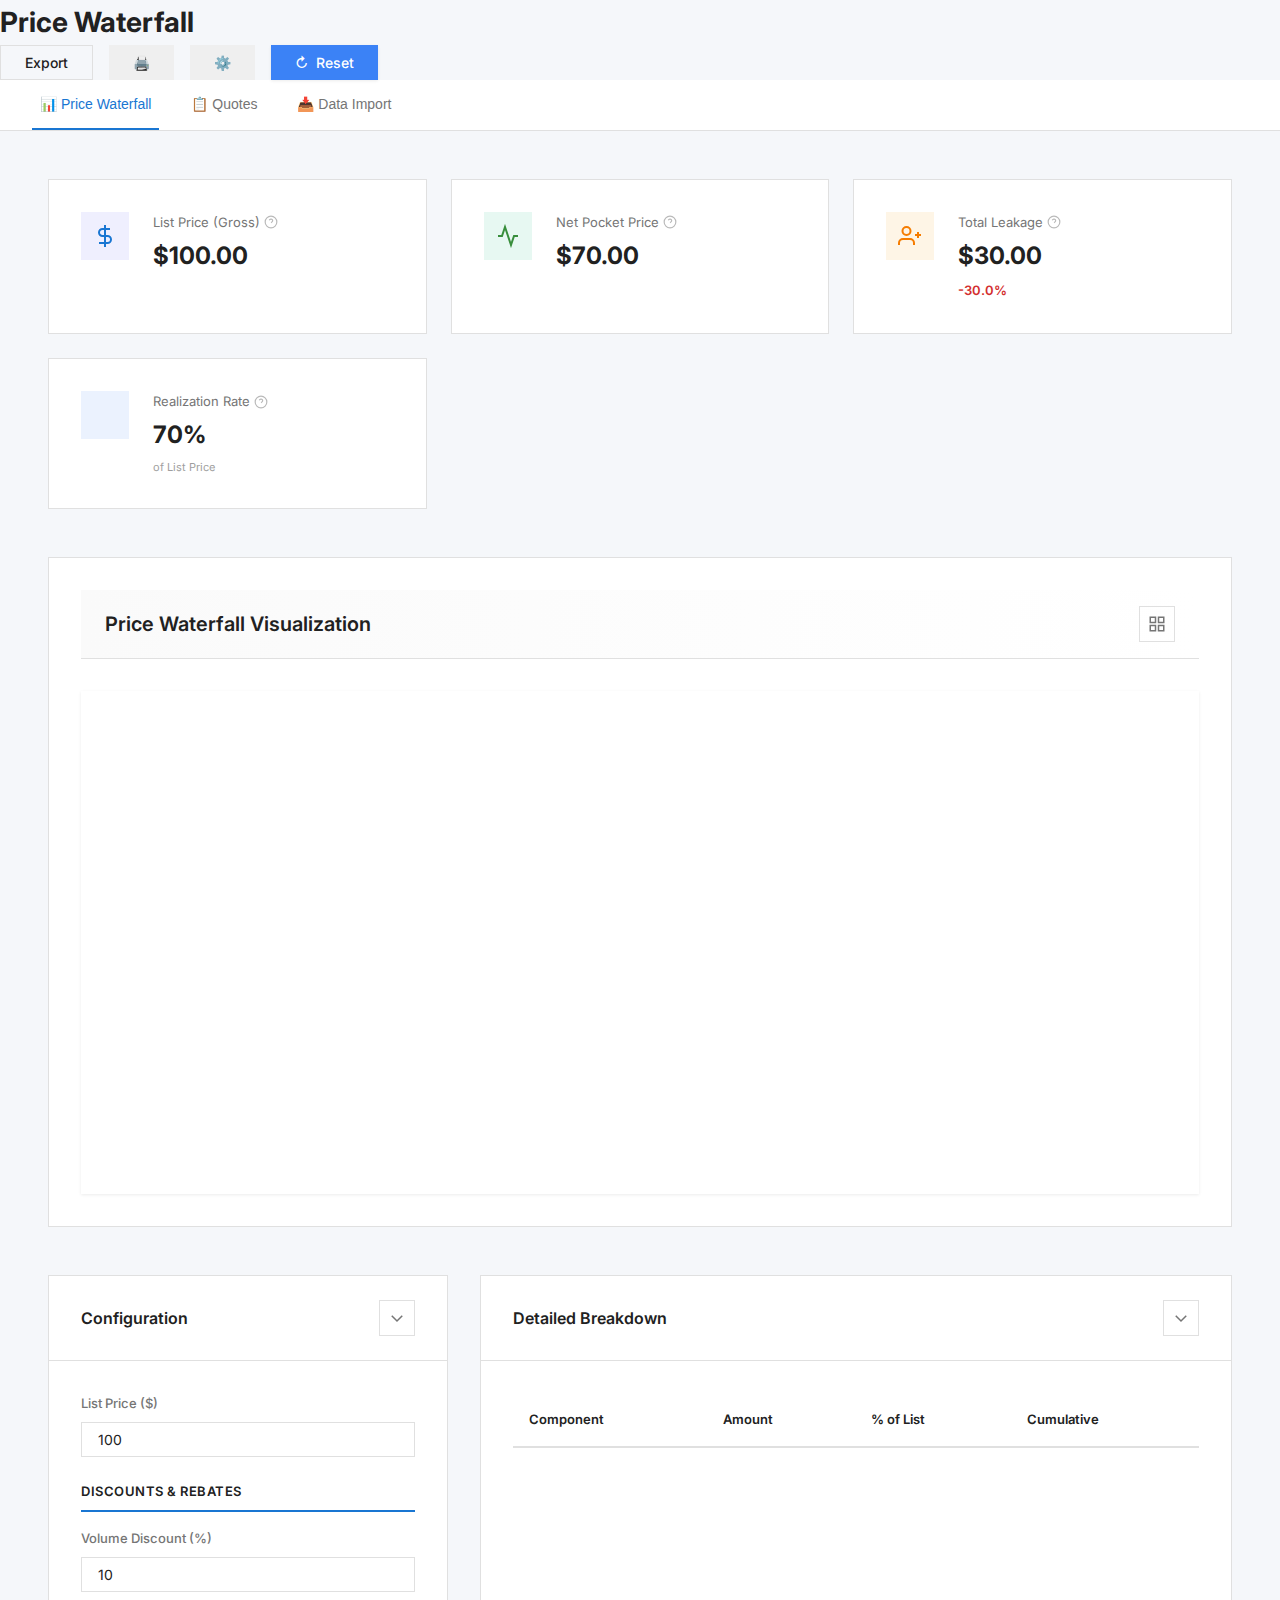
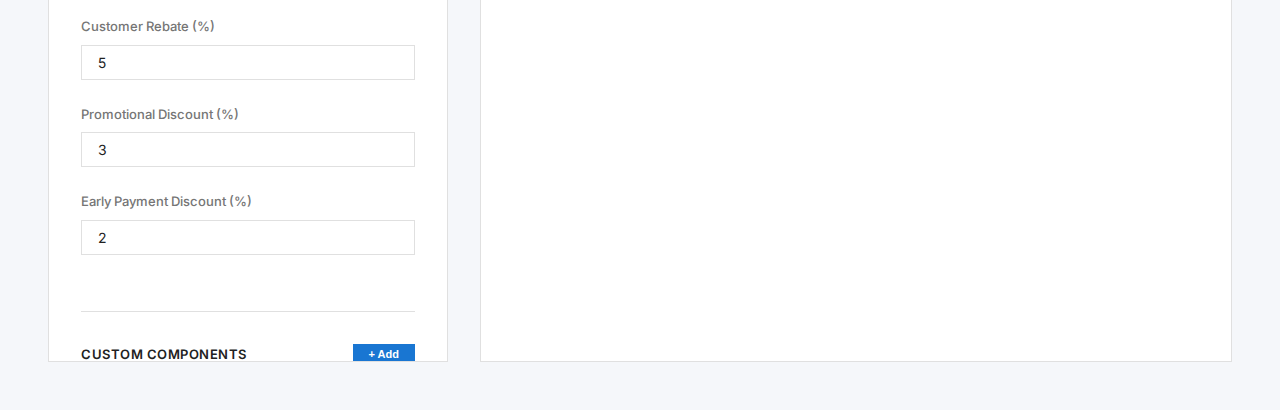
<file: index.html>
<!DOCTYPE html>
<html lang="en">

<head>
    <meta charset="UTF-8">
    <meta name="viewport" content="width=device-width, initial-scale=1.0">
    <title>Price Waterfall - PriceFx</title>
    <link rel="stylesheet" href="styles.css">
    <link rel="stylesheet" href="price-waterfall.css">
    <link rel="preconnect" href="https://fonts.googleapis.com">
    <link rel="preconnect" href="https://fonts.gstatic.com" crossorigin>
    <link href="https://fonts.googleapis.com/css2?family=Inter:wght@400;500;600;700&display=swap" rel="stylesheet">
</head>

<body class="list-page">

    <!-- Main Container -->
    <div class="list-container" style="display: block;">

        <!-- Main Content Area -->
        <main class="quotes-main" style="margin-left: 0; width: 100%;">

            <!-- Header -->
            <header class="quotes-header">
                <h1 class="page-title">Price Waterfall</h1>
                <div class="header-actions">
                    <button class="btn btn-secondary" onclick="exportData()">Export</button>
                    <button class="btn btn-icon" onclick="window.print()" title="Print">🖨️</button>
                    <button class="btn btn-icon" title="Settings">⚙️</button>
                    <button class="btn btn-primary" onclick="resetDefaults()">
                        <span>↻</span> Reset
                    </button>
                </div>
            </header>

            <!-- Horizontal Tab Navigation -->
            <div class="tab-nav">
                <button class="tab-btn active">📊 Price Waterfall</button>
                <button class="tab-btn">📋 Quotes</button>
                <button class="tab-btn">📥 Data Import</button>
            </div>

            <main class="main-container">

                <!-- Key Metrics Cards -->
                <section class="metrics-section">
                    <div class="metric-card metric-primary">
                        <div class="metric-icon">
                            <svg width="24" height="24" viewBox="0 0 24 24" fill="none" stroke="currentColor"
                                stroke-width="2">
                                <line x1="12" y1="1" x2="12" y2="23"></line>
                                <path d="M17 5H9.5a3.5 3.5 0 0 0 0 7h5a3.5 3.5 0 0 1 0 7H6"></path>
                            </svg>
                        </div>
                        <div class="metric-content">
                            <div class="metric-label">
                                List Price (Gross)
                                <span class="help-icon"
                                    data-tooltip="The starting baseline price before any discounts, rebates, or costs are applied. This represents the full gross price.">
                                    <svg width="14" height="14" viewBox="0 0 24 24" fill="none" stroke="currentColor"
                                        stroke-width="2">
                                        <circle cx="12" cy="12" r="10"></circle>
                                        <path d="M9.09 9a3 3 0 0 1 5.83 1c0 2-3 3-3 3"></path>
                                        <line x1="12" y1="17" x2="12.01" y2="17"></line>
                                    </svg>
                                </span>
                            </div>
                            <div class="metric-value" id="metricListPrice">$100.00</div>
                        </div>
                    </div>

                    <div class="metric-card metric-success">
                        <div class="metric-icon">
                            <svg width="24" height="24" viewBox="0 0 24 24" fill="none" stroke="currentColor"
                                stroke-width="2">
                                <polyline points="22 12 18 12 15 21 9 3 6 12 2 12"></polyline>
                            </svg>
                        </div>
                        <div class="metric-content">
                            <div class="metric-label">
                                Net Pocket Price
                                <span class="help-icon"
                                    data-tooltip="The final realized price after all discounts, rebates, costs, and allowances. This is the actual revenue retained by the company.">
                                    <svg width="14" height="14" viewBox="0 0 24 24" fill="none" stroke="currentColor"
                                        stroke-width="2">
                                        <circle cx="12" cy="12" r="10"></circle>
                                        <path d="M9.09 9a3 3 0 0 1 5.83 1c0 2-3 3-3 3"></path>
                                        <line x1="12" y1="17" x2="12.01" y2="17"></line>
                                    </svg>
                                </span>
                            </div>
                            <div class="metric-value" id="metricNetPrice">$70.00</div>
                        </div>
                    </div>

                    <div class="metric-card metric-warning">
                        <div class="metric-icon">
                            <svg width="24" height="24" viewBox="0 0 24 24" fill="none" stroke="currentColor"
                                stroke-width="2">
                                <path d="M16 21v-2a4 4 0 0 0-4-4H5a4 4 0 0 0-4 4v2"></path>
                                <circle cx="8.5" cy="7" r="4"></circle>
                                <line x1="20" y1="8" x2="20" y2="14"></line>
                                <line x1="23" y1="11" x2="17" y2="11"></line>
                            </svg>
                        </div>
                        <div class="metric-content">
                            <div class="metric-label">
                                Total Leakage
                                <span class="help-icon"
                                    data-tooltip="The total amount of revenue lost between List Price and Net Pocket Price due to all discounts, rebates, costs, and allowances combined.">
                                    <svg width="14" height="14" viewBox="0 0 24 24" fill="none" stroke="currentColor"
                                        stroke-width="2">
                                        <circle cx="12" cy="12" r="10"></circle>
                                        <path d="M9.09 9a3 3 0 0 1 5.83 1c0 2-3 3-3 3"></path>
                                        <line x1="12" y1="17" x2="12.01" y2="17"></line>
                                    </svg>
                                </span>
                            </div>
                            <div class="metric-value" id="metricLeakage">$30.00</div>
                            <div class="metric-change negative" id="metricLeakagePercent">-30.0%</div>
                        </div>
                    </div>

                    <div class="metric-card metric-info">
                        <div class="metric-icon">
                            <svg width="24" height="24" viewBox="0 0 24 24" fill="none" stroke="currentColor"
                                stroke-width="2">
                                <circle cx="12" cy="12" r="10"></circle>
                                <polyline points="12 6 12 12 16 14"></polyline>
                            </svg>
                        </div>
                        <div class="metric-content">
                            <div class="metric-label">
                                Realization Rate
                                <span class="help-icon"
                                    data-tooltip="The percentage of the List Price that is actually realized as Net Pocket Price. Higher realization rates indicate better price retention.">
                                    <svg width="14" height="14" viewBox="0 0 24 24" fill="none" stroke="currentColor"
                                        stroke-width="2">
                                        <circle cx="12" cy="12" r="10"></circle>
                                        <path d="M9.09 9a3 3 0 0 1 5.83 1c0 2-3 3-3 3"></path>
                                        <line x1="12" y1="17" x2="12.01" y2="17"></line>
                                    </svg>
                                </span>
                            </div>
                            <div class="metric-value" id="metricRealization">70%</div>
                            <div class="metric-sublabel">of List Price</div>
                        </div>
                    </div>
                </section>

                <!-- Waterfall Chart -->
                <section class="chart-section">
                    <div class="section-header">
                        <h2 class="section-title">Price Waterfall Visualization</h2>
                        <div class="chart-controls">
                            <button class="icon-btn" onclick="toggleChartView()" title="Toggle View">
                                <svg width="18" height="18" viewBox="0 0 24 24" fill="none" stroke="currentColor"
                                    stroke-width="2">
                                    <rect x="3" y="3" width="7" height="7"></rect>
                                    <rect x="14" y="3" width="7" height="7"></rect>
                                    <rect x="14" y="14" width="7" height="7"></rect>
                                    <rect x="3" y="14" width="7" height="7"></rect>
                                </svg>
                            </button>
                        </div>
                    </div>
                    <div class="chart-container">
                        <canvas id="waterfallCanvas" width="1200" height="500"></canvas>
                        <div class="chart-tooltip" id="chartTooltip">
                            <div class="tooltip-title" id="tooltipTitle"></div>
                            <div class="tooltip-value" id="tooltipValue"></div>
                            <div class="tooltip-percent" id="tooltipPercent"></div>
                        </div>
                    </div>
                </section>

                <!-- Configuration Panel & Breakdown Table -->
                <section class="content-grid">

                    <!-- Configuration Panel -->
                    <div class="config-panel">
                        <div class="panel-header">
                            <h3 class="panel-title">Configuration</h3>
                            <button class="icon-btn" onclick="togglePanel('config')">
                                <svg width="18" height="18" viewBox="0 0 24 24" fill="none" stroke="currentColor"
                                    stroke-width="2">
                                    <path d="M19 9l-7 7-7-7" />
                                </svg>
                            </button>
                        </div>
                        <div class="panel-content" id="configContent">

                            <!-- List Price -->
                            <div class="config-group">
                                <label class="config-label">List Price ($)</label>
                                <input type="number" class="config-input" id="inputListPrice" value="100" min="0"
                                    step="1" onchange="recalculate()">
                            </div>

                            <!-- Discounts Section -->
                            <div class="config-section">
                                <div class="section-subtitle">Discounts & Rebates</div>

                                <div class="config-group">
                                    <label class="config-label">Volume Discount (%)</label>
                                    <input type="number" class="config-input" id="inputVolumeDiscount" value="10"
                                        min="0" max="100" step="0.5" onchange="recalculate()">
                                </div>

                                <div class="config-group">
                                    <label class="config-label">Customer Rebate (%)</label>
                                    <input type="number" class="config-input" id="inputCustomerRebate" value="5" min="0"
                                        max="100" step="0.5" onchange="recalculate()">
                                </div>

                                <div class="config-group">
                                    <label class="config-label">Promotional Discount (%)</label>
                                    <input type="number" class="config-input" id="inputPromoDiscount" value="3" min="0"
                                        max="100" step="0.5" onchange="recalculate()">
                                </div>

                                <div class="config-group">
                                    <label class="config-label">Early Payment Discount (%)</label>
                                    <input type="number" class="config-input" id="inputEarlyPayment" value="2" min="0"
                                        max="100" step="0.5" onchange="recalculate()">
                                </div>
                            </div>

                            <!-- Custom Components Section -->
                            <div class="config-section">
                                <div class="section-subtitle">
                                    Custom Components
                                    <button class="btn-add-custom" onclick="showAddComponentModal()">+ Add</button>
                                </div>

                                <div id="customComponentsList">
                                    <!-- Custom components will be listed here -->
                                    <div class="custom-components-empty" id="customComponentsEmpty">
                                        <svg width="32" height="32" viewBox="0 0 24 24" fill="none"
                                            stroke="currentColor" stroke-width="1.5"
                                            style="opacity: 0.3; margin-bottom: 8px;">
                                            <circle cx="12" cy="12" r="10"></circle>
                                            <line x1="12" y1="8" x2="12" y2="12"></line>
                                            <line x1="12" y1="16" x2="12.01" y2="16"></line>
                                        </svg>
                                        <p
                                            style="color: var(--color-text-tertiary); font-size: var(--font-size-sm); text-align: center;">
                                            No custom components yet.<br>Add industry-specific costs or discounts.
                                        </p>
                                    </div>
                                </div>
                            </div>

                            <!-- Costs Section -->
                            <div class="config-section">
                                <div class="section-subtitle">Costs & Charges</div>

                                <div class="config-group">
                                    <label class="config-label">Freight Cost ($)</label>
                                    <input type="number" class="config-input" id="inputFreight" value="8" min="0"
                                        step="0.5" onchange="recalculate()">
                                </div>

                                <div class="config-group">
                                    <label class="config-label">Handling Charges ($)</label>
                                    <input type="number" class="config-input" id="inputHandling" value="2" min="0"
                                        step="0.5" onchange="recalculate()">
                                </div>
                            </div>

                            <!-- Payment Terms Section -->
                            <div class="config-section">
                                <div class="section-subtitle">Payment Terms</div>

                                <div class="config-group">
                                    <label class="config-label">Payment Terms Impact (%)</label>
                                    <input type="number" class="config-input" id="inputPaymentTerms" value="1.5" min="0"
                                        max="100" step="0.1" onchange="recalculate()">
                                </div>

                                <div class="config-group">
                                    <label class="config-label">Returns & Allowances (%)</label>
                                    <input type="number" class="config-input" id="inputReturns" value="0.5" min="0"
                                        max="100" step="0.1" onchange="recalculate()">
                                </div>
                            </div>
                        </div>
                    </div>

                    <!-- Detailed Breakdown Table -->
                    <div class="breakdown-panel">
                        <div class="panel-header">
                            <h3 class="panel-title">Detailed Breakdown</h3>
                            <button class="icon-btn" onclick="togglePanel('breakdown')">
                                <svg width="18" height="18" viewBox="0 0 24 24" fill="none" stroke="currentColor"
                                    stroke-width="2">
                                    <path d="M19 9l-7 7-7-7" />
                                </svg>
                            </button>
                        </div>
                        <div class="panel-content" id="breakdownContent">
                            <div class="table-wrapper">
                                <table class="breakdown-table">
                                    <thead>
                                        <tr>
                                            <th>Component</th>
                                            <th>Amount</th>
                                            <th>% of List</th>
                                            <th>Cumulative</th>
                                        </tr>
                                    </thead>
                                    <tbody id="breakdownTableBody">
                                        <!-- Populated by JavaScript -->
                                    </tbody>
                                </table>
                            </div>
                        </div>
                    </div>

                </section>

            </main>

            <!-- Add Custom Component Modal -->
            <div class="modal" id="addComponentModal">
                <div class="modal-overlay" onclick="closeAddComponentModal()"></div>
                <div class="modal-content">
                    <div class="modal-header">
                        <h3 class="modal-title">Add Custom Component</h3>
                        <button class="modal-close" onclick="closeAddComponentModal()">
                            <svg width="20" height="20" viewBox="0 0 24 24" fill="none" stroke="currentColor"
                                stroke-width="2">
                                <line x1="18" y1="6" x2="6" y2="18"></line>
                                <line x1="6" y1="6" x2="18" y2="18"></line>
                            </svg>
                        </button>
                    </div>
                    <div class="modal-body">
                        <div class="config-group">
                            <label class="config-label">Component Name <span
                                    style="color: var(--color-danger);">*</span></label>
                            <input type="text" class="config-input" id="newComponentName"
                                placeholder="e.g., Firewood Cost, Online Discount">
                        </div>

                        <div class="config-group">
                            <label class="config-label">Type <span style="color: var(--color-danger);">*</span></label>
                            <select class="config-input" id="newComponentType" onchange="updateCalculationLabel()">
                                <option value="discount">Discount / Rebate (reduces price)</option>
                                <option value="cost">Cost / Charge (reduces price)</option>
                                <option value="addition">Addition / Surcharge (increases price)</option>
                            </select>
                        </div>

                        <div class="config-group">
                            <label class="config-label">Calculation Method <span
                                    style="color: var(--color-danger);">*</span></label>
                            <select class="config-input" id="newComponentCalcMethod">
                                <option value="percent">Percentage of List Price (%)</option>
                                <option value="fixed">Fixed Amount ($)</option>
                            </select>
                        </div>

                        <div class="config-group">
                            <label class="config-label" id="newComponentValueLabel">Default Value (%)</label>
                            <input type="number" class="config-input" id="newComponentValue" value="0" min="0"
                                step="0.5">
                        </div>

                        <div class="config-group">
                            <label class="config-label">Position in Waterfall</label>
                            <select class="config-input" id="newComponentPosition">
                                <option value="after-discounts">After Discounts (before Pocket Price)</option>
                                <option value="after-pocket">After Pocket Price (before Invoice Price)</option>
                                <option value="after-invoice">After Invoice Price (before Net Price)</option>
                            </select>
                        </div>
                    </div>
                    <div class="modal-footer">
                        <button class="btn btn-secondary" onclick="closeAddComponentModal()">Cancel</button>
                        <button class="btn btn-primary" onclick="addCustomComponent()">Add Component</button>
                    </div>
                </div>
            </div>
    </div>

    </main> <!-- Close quotes-main -->
    </div> <!-- Close list-container -->

    <script src="price-waterfall.js"></script>
</body>

</html>
</file>
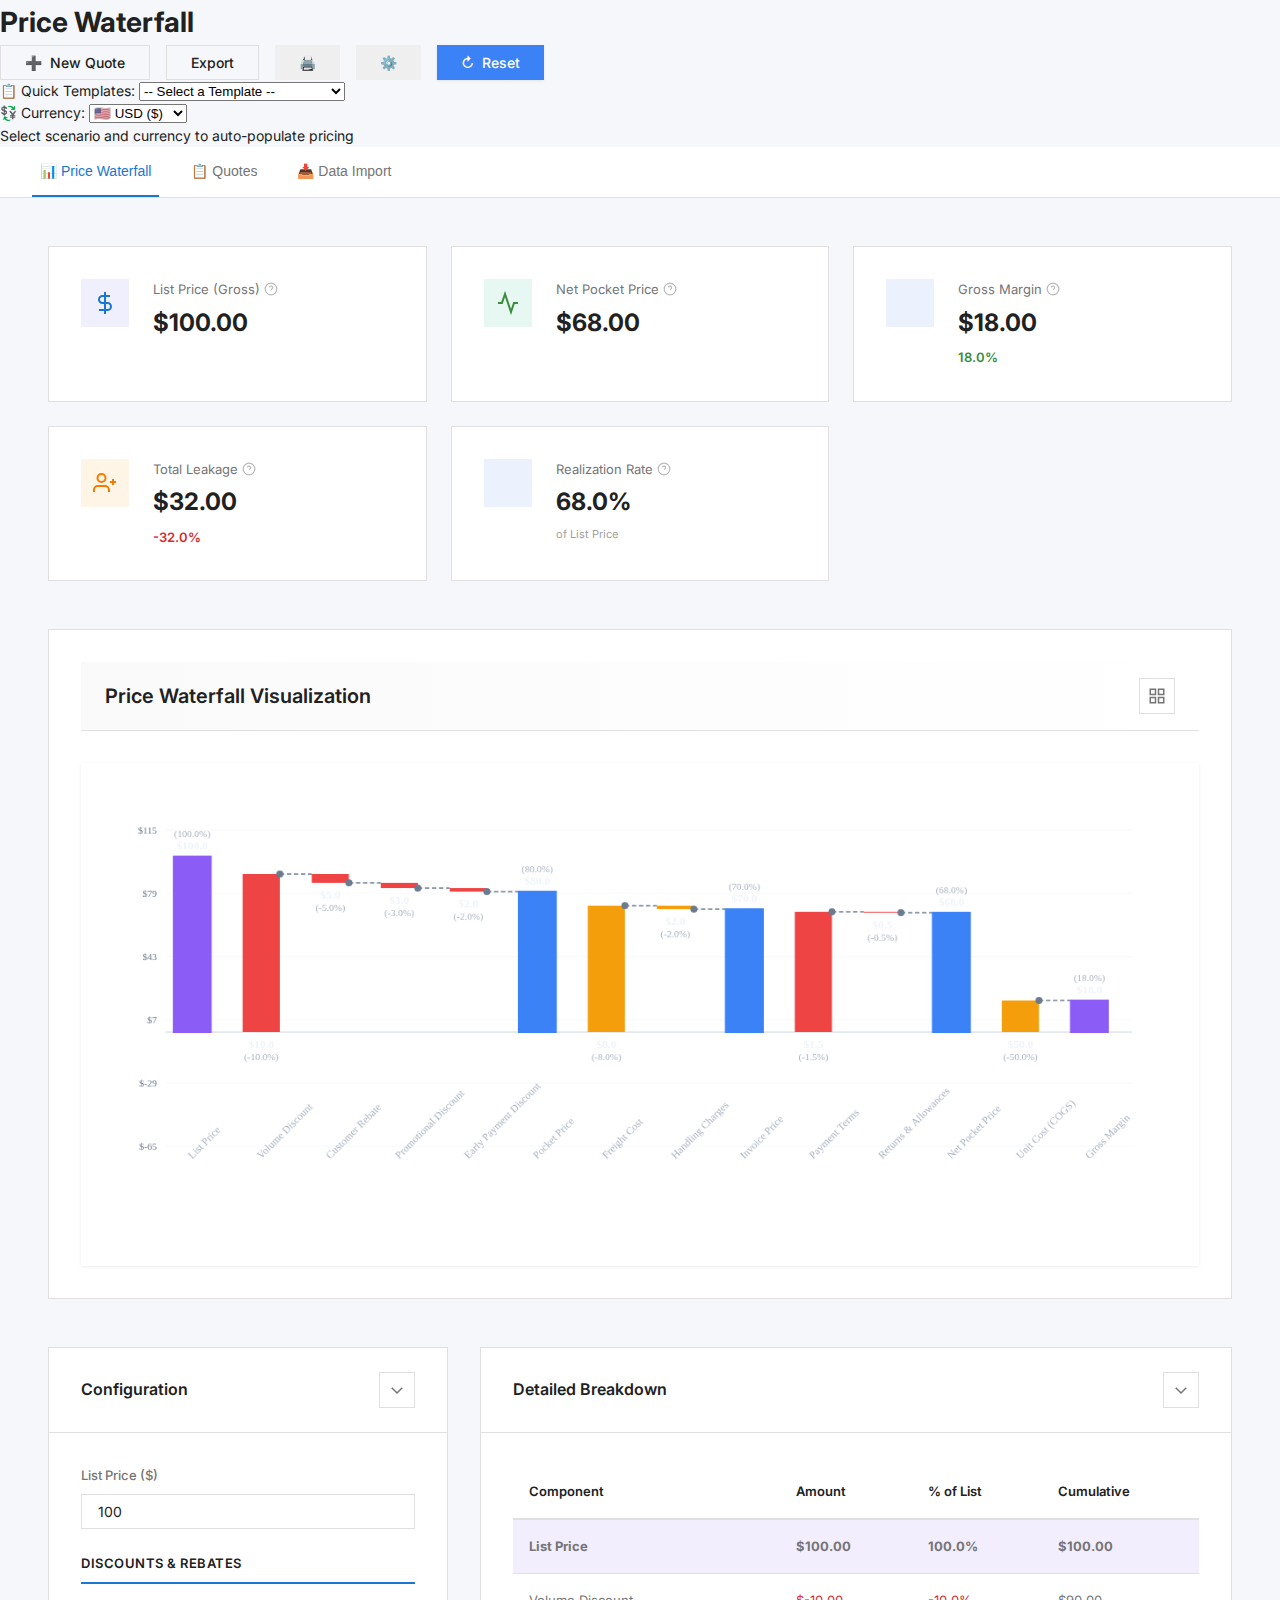
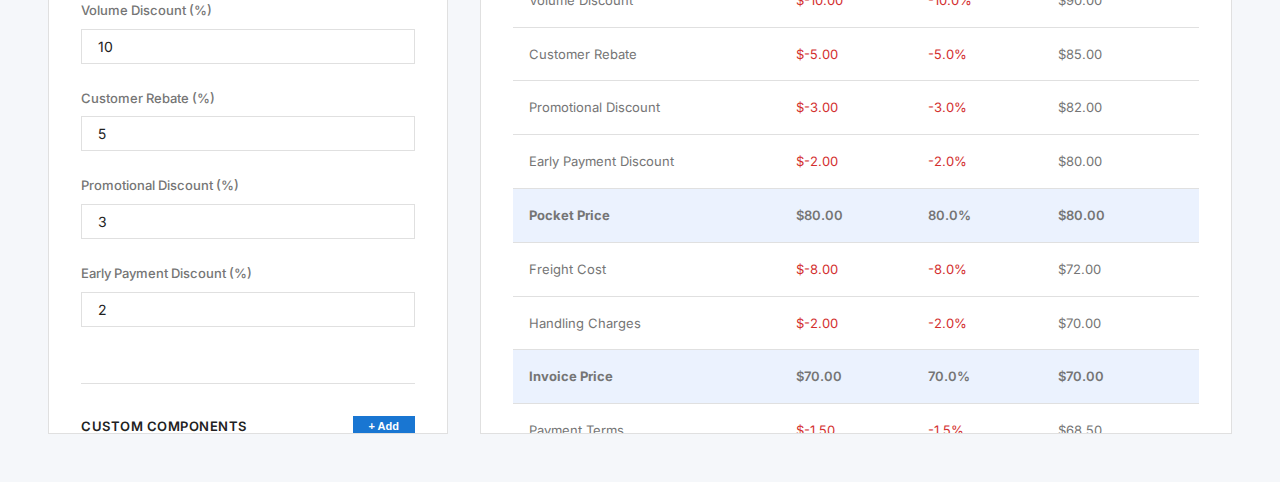
<file: dashboard.html>
<!DOCTYPE html>
<html lang="en">

<head>
    <meta charset="UTF-8">
    <meta name="viewport" content="width=device-width, initial-scale=1.0">
    <title>Price Waterfall - PriceFx</title>
    <link rel="stylesheet" href="styles.css">
    <link rel="stylesheet" href="price-waterfall.css">
    <link rel="preconnect" href="https://fonts.googleapis.com">
    <link rel="preconnect" href="https://fonts.gstatic.com" crossorigin>
    <link href="https://fonts.googleapis.com/css2?family=Inter:wght@400;500;600;700&display=swap" rel="stylesheet">
</head>

<body class="list-page">

    <!-- Main Container -->
    <div class="list-container" style="display: block;">

        <!-- Main Content Area -->
        <main class="quotes-main" style="margin-left: 0; width: 100%;">

            <!-- Header -->
            <header class="quotes-header">
                <h1 class="page-title">Price Waterfall</h1>
                <div class="header-actions">
                    <button class="btn btn-secondary" onclick="window.location.href='new-quote.html'">
                        <span>➕</span> New Quote
                    </button>
                    <button class="btn btn-secondary" onclick="exportData()">Export</button>
                    <button class="btn btn-icon" onclick="window.print()" title="Print">🖨️</button>
                    <button class="btn btn-icon" title="Settings">⚙️</button>
                    <button class="btn btn-primary" onclick="resetDefaults()">
                        <span>↻</span> Reset
                    </button>
                </div>
            </header>

            <!-- Template Selector -->
            <div class="template-selector-bar">
                <div class="template-selector-container">
                    <label for="templateSelect" class="template-label">
                        <span class="template-icon">📋</span>
                        Quick Templates:
                    </label>
                    <select id="templateSelect" class="template-select" onchange="loadTemplate(this.value)">
                        <option value="">-- Select a Template --</option>
                        <option value="default">🔷 Default Configuration</option>
                        <option value="amazon">🛒 Amazon Marketplace Seller</option>
                        <option value="instagram_saree">🥻 Instagram Saree Business</option>
                        <option value="b2b_electronics">⚡ B2B Wholesale Electronics</option>
                        <option value="saas">💻 SaaS Subscription Service</option>
                        <option value="fashion_retail">👗 Fashion Boutique Retail</option>
                    </select>

                    <div class="currency-selector-container">
                        <label for="currencySelect" class="template-label">
                            <span class="template-icon">💱</span>
                            Currency:
                        </label>
                        <select id="currencySelect" class="template-select currency-select"
                            onchange="changeCurrency(this.value)">
                            <option value="USD">🇺🇸 USD ($)</option>
                            <option value="INR">🇮🇳 INR (₹)</option>
                            <option value="GBP">🇬🇧 GBP (£)</option>
                            <option value="AED">🇦🇪 AED (د.إ)</option>
                            <option value="JPY">🇯🇵 JPY (¥)</option>
                            <option value="LKR">🇱🇰 LKR (Rs)</option>
                        </select>
                    </div>

                    <span class="template-hint">Select scenario and currency to auto-populate pricing</span>
                </div>
            </div>

            <!-- Horizontal Tab Navigation -->
            <div class="tab-nav">
                <button class="tab-btn active">📊 Price Waterfall</button>
                <button class="tab-btn" onclick="window.location.href='quotes-list.html'">📋 Quotes</button>
                <button class="tab-btn" onclick="window.location.href='data-ingestor.html'">📥 Data Import</button>
            </div>

            <main class="main-container">

                <!-- Key Metrics Cards -->
                <section class="metrics-section">
                    <div class="metric-card metric-primary">
                        <div class="metric-icon">
                            <svg width="24" height="24" viewBox="0 0 24 24" fill="none" stroke="currentColor"
                                stroke-width="2">
                                <line x1="12" y1="1" x2="12" y2="23"></line>
                                <path d="M17 5H9.5a3.5 3.5 0 0 0 0 7h5a3.5 3.5 0 0 1 0 7H6"></path>
                            </svg>
                        </div>
                        <div class="metric-content">
                            <div class="metric-label">
                                List Price (Gross)
                                <span class="help-icon"
                                    data-tooltip="The starting baseline price before any discounts, rebates, or costs are applied. This represents the full gross price.">
                                    <svg width="14" height="14" viewBox="0 0 24 24" fill="none" stroke="currentColor"
                                        stroke-width="2">
                                        <circle cx="12" cy="12" r="10"></circle>
                                        <path d="M9.09 9a3 3 0 0 1 5.83 1c0 2-3 3-3 3"></path>
                                        <line x1="12" y1="17" x2="12.01" y2="17"></line>
                                    </svg>
                                </span>
                            </div>
                            <div class="metric-value" id="metricListPrice">$100.00</div>
                        </div>
                    </div>

                    <div class="metric-card metric-success">
                        <div class="metric-icon">
                            <svg width="24" height="24" viewBox="0 0 24 24" fill="none" stroke="currentColor"
                                stroke-width="2">
                                <polyline points="22 12 18 12 15 21 9 3 6 12 2 12"></polyline>
                            </svg>
                        </div>
                        <div class="metric-content">
                            <div class="metric-label">
                                Net Pocket Price
                                <span class="help-icon"
                                    data-tooltip="The final realized price after all discounts, rebates, costs, and allowances. This is the actual revenue retained by the company.">
                                    <svg width="14" height="14" viewBox="0 0 24 24" fill="none" stroke="currentColor"
                                        stroke-width="2">
                                        <circle cx="12" cy="12" r="10"></circle>
                                        <path d="M9.09 9a3 3 0 0 1 5.83 1c0 2-3 3-3 3"></path>
                                        <line x1="12" y1="17" x2="12.01" y2="17"></line>
                                    </svg>
                                </span>
                            </div>
                            <div class="metric-value" id="metricNetPrice">$70.00</div>
                        </div>
                    </div>

                    <div class="metric-card metric-info">
                        <div class="metric-icon">
                            <svg width="24" height="24" viewBox="0 0 24 24" fill="none" stroke="currentColor"
                                stroke-width="2">
                                <path d="M12 2v20M17 5H9.5a3.5 3.5 0 0 0 0 7h5a3.5 3.5 0 0 1 0 7H6"></path>
                            </svg>
                        </div>
                        <div class="metric-content">
                            <div class="metric-label">
                                Gross Margin
                                <span class="help-icon"
                                    data-tooltip="The profit remaining after deducting the cost of goods sold (COGS) from Net Pocket Price. This is your actual unit profit.">
                                    <svg width="14" height="14" viewBox="0 0 24 24" fill="none" stroke="currentColor"
                                        stroke-width="2">
                                        <circle cx="12" cy="12" r="10"></circle>
                                        <path d="M9.09 9a3 3 0 0 1 5.83 1c0 2-3 3-3 3"></path>
                                        <line x1="12" y1="17" x2="12.01" y2="17"></line>
                                    </svg>
                                </span>
                            </div>
                            <div class="metric-value" id="metricGrossMargin">$20.00</div>
                            <div class="metric-change positive" id="metricMarginPercent">20.0%</div>
                        </div>
                    </div>

                    <div class="metric-card metric-warning">
                        <div class="metric-icon">
                            <svg width="24" height="24" viewBox="0 0 24 24" fill="none" stroke="currentColor"
                                stroke-width="2">
                                <path d="M16 21v-2a4 4 0 0 0-4-4H5a4 4 0 0 0-4 4v2"></path>
                                <circle cx="8.5" cy="7" r="4"></circle>
                                <line x1="20" y1="8" x2="20" y2="14"></line>
                                <line x1="23" y1="11" x2="17" y2="11"></line>
                            </svg>
                        </div>
                        <div class="metric-content">
                            <div class="metric-label">
                                Total Leakage
                                <span class="help-icon"
                                    data-tooltip="The total amount of revenue lost between List Price and Net Pocket Price due to all discounts, rebates, costs, and allowances combined.">
                                    <svg width="14" height="14" viewBox="0 0 24 24" fill="none" stroke="currentColor"
                                        stroke-width="2">
                                        <circle cx="12" cy="12" r="10"></circle>
                                        <path d="M9.09 9a3 3 0 0 1 5.83 1c0 2-3 3-3 3"></path>
                                        <line x1="12" y1="17" x2="12.01" y2="17"></line>
                                    </svg>
                                </span>
                            </div>
                            <div class="metric-value" id="metricLeakage">$30.00</div>
                            <div class="metric-change negative" id="metricLeakagePercent">-30.0%</div>
                        </div>
                    </div>

                    <div class="metric-card metric-info">
                        <div class="metric-icon">
                            <svg width="24" height="24" viewBox="0 0 24 24" fill="none" stroke="currentColor"
                                stroke-width="2">
                                <circle cx="12" cy="12" r="10"></circle>
                                <polyline points="12 6 12 12 16 14"></polyline>
                            </svg>
                        </div>
                        <div class="metric-content">
                            <div class="metric-label">
                                Realization Rate
                                <span class="help-icon"
                                    data-tooltip="The percentage of the List Price that is actually realized as Net Pocket Price. Higher realization rates indicate better price retention.">
                                    <svg width="14" height="14" viewBox="0 0 24 24" fill="none" stroke="currentColor"
                                        stroke-width="2">
                                        <circle cx="12" cy="12" r="10"></circle>
                                        <path d="M9.09 9a3 3 0 0 1 5.83 1c0 2-3 3-3 3"></path>
                                        <line x1="12" y1="17" x2="12.01" y2="17"></line>
                                    </svg>
                                </span>
                            </div>
                            <div class="metric-value" id="metricRealization">70%</div>
                            <div class="metric-sublabel">of List Price</div>
                        </div>
                    </div>
                </section>

                <!-- Waterfall Chart -->
                <section class="chart-section">
                    <div class="section-header">
                        <h2 class="section-title">Price Waterfall Visualization</h2>
                        <div class="chart-controls">
                            <button class="icon-btn" onclick="toggleChartView()" title="Toggle View">
                                <svg width="18" height="18" viewBox="0 0 24 24" fill="none" stroke="currentColor"
                                    stroke-width="2">
                                    <rect x="3" y="3" width="7" height="7"></rect>
                                    <rect x="14" y="3" width="7" height="7"></rect>
                                    <rect x="14" y="14" width="7" height="7"></rect>
                                    <rect x="3" y="14" width="7" height="7"></rect>
                                </svg>
                            </button>
                        </div>
                    </div>
                    <div class="chart-container">
                        <canvas id="waterfallCanvas" width="1200" height="500"></canvas>
                        <div class="chart-tooltip" id="chartTooltip">
                            <div class="tooltip-title" id="tooltipTitle"></div>
                            <div class="tooltip-value" id="tooltipValue"></div>
                            <div class="tooltip-percent" id="tooltipPercent"></div>
                        </div>
                    </div>
                </section>

                <!-- Configuration Panel & Breakdown Table -->
                <section class="content-grid">

                    <!-- Configuration Panel -->
                    <div class="config-panel">
                        <div class="panel-header">
                            <h3 class="panel-title">Configuration</h3>
                            <button class="icon-btn" onclick="togglePanel('config')">
                                <svg width="18" height="18" viewBox="0 0 24 24" fill="none" stroke="currentColor"
                                    stroke-width="2">
                                    <path d="M19 9l-7 7-7-7" />
                                </svg>
                            </button>
                        </div>
                        <div class="panel-content" id="configContent">

                            <!-- List Price -->
                            <div class="config-group">
                                <label class="config-label">List Price ($)</label>
                                <input type="number" class="config-input" id="inputListPrice" value="100" min="0"
                                    step="1" onchange="recalculate()">
                            </div>

                            <!-- Discounts Section -->
                            <div class="config-section">
                                <div class="section-subtitle">Discounts & Rebates</div>

                                <div class="config-group">
                                    <label class="config-label">Volume Discount (%)</label>
                                    <input type="number" class="config-input" id="inputVolumeDiscount" value="10"
                                        min="0" max="100" step="0.5" onchange="recalculate()">
                                </div>

                                <div class="config-group">
                                    <label class="config-label">Customer Rebate (%)</label>
                                    <input type="number" class="config-input" id="inputCustomerRebate" value="5" min="0"
                                        max="100" step="0.5" onchange="recalculate()">
                                </div>

                                <div class="config-group">
                                    <label class="config-label">Promotional Discount (%)</label>
                                    <input type="number" class="config-input" id="inputPromoDiscount" value="3" min="0"
                                        max="100" step="0.5" onchange="recalculate()">
                                </div>

                                <div class="config-group">
                                    <label class="config-label">Early Payment Discount (%)</label>
                                    <input type="number" class="config-input" id="inputEarlyPayment" value="2" min="0"
                                        max="100" step="0.5" onchange="recalculate()">
                                </div>
                            </div>

                            <!-- Custom Components Section -->
                            <div class="config-section">
                                <div class="section-subtitle">
                                    Custom Components
                                    <button class="btn-add-custom" onclick="showAddComponentModal()">+ Add</button>
                                </div>

                                <div id="customComponentsList">
                                    <!-- Custom components will be listed here -->
                                    <div class="custom-components-empty" id="customComponentsEmpty">
                                        <svg width="32" height="32" viewBox="0 0 24 24" fill="none"
                                            stroke="currentColor" stroke-width="1.5"
                                            style="opacity: 0.3; margin-bottom: 8px;">
                                            <circle cx="12" cy="12" r="10"></circle>
                                            <line x1="12" y1="8" x2="12" y2="12"></line>
                                            <line x1="12" y1="16" x2="12.01" y2="16"></line>
                                        </svg>
                                        <p
                                            style="color: var(--color-text-tertiary); font-size: var(--font-size-sm); text-align: center;">
                                            No custom components yet.<br>Add industry-specific costs or discounts.
                                        </p>
                                    </div>
                                </div>
                            </div>

                            <!-- Costs Section -->
                            <div class="config-section">
                                <div class="section-subtitle">Costs & Charges</div>

                                <div class="config-group">
                                    <label class="config-label">Freight Cost ($)</label>
                                    <input type="number" class="config-input" id="inputFreight" value="8" min="0"
                                        step="0.5" onchange="recalculate()">
                                </div>

                                <div class="config-group">
                                    <label class="config-label">Handling Charges ($)</label>
                                    <input type="number" class="config-input" id="inputHandling" value="2" min="0"
                                        step="0.5" onchange="recalculate()">
                                </div>

                                <div class="config-group">
                                    <label class="config-label">Unit Cost (COGS) ($)</label>
                                    <input type="number" class="config-input" id="inputUnitCost" value="50" min="0"
                                        step="0.5" onchange="recalculate()">
                                </div>
                            </div>

                            <!-- Payment Terms Section -->
                            <div class="config-section">
                                <div class="section-subtitle">Payment Terms</div>

                                <div class="config-group">
                                    <label class="config-label">Payment Terms Impact (%)</label>
                                    <input type="number" class="config-input" id="inputPaymentTerms" value="1.5" min="0"
                                        max="100" step="0.1" onchange="recalculate()">
                                </div>

                                <div class="config-group">
                                    <label class="config-label">Returns & Allowances (%)</label>
                                    <input type="number" class="config-input" id="inputReturns" value="0.5" min="0"
                                        max="100" step="0.1" onchange="recalculate()">
                                </div>
                            </div>
                        </div>
                    </div>

                    <!-- Detailed Breakdown Table -->
                    <div class="breakdown-panel">
                        <div class="panel-header">
                            <h3 class="panel-title">Detailed Breakdown</h3>
                            <button class="icon-btn" onclick="togglePanel('breakdown')">
                                <svg width="18" height="18" viewBox="0 0 24 24" fill="none" stroke="currentColor"
                                    stroke-width="2">
                                    <path d="M19 9l-7 7-7-7" />
                                </svg>
                            </button>
                        </div>
                        <div class="panel-content" id="breakdownContent">
                            <div class="table-wrapper">
                                <table class="breakdown-table">
                                    <thead>
                                        <tr>
                                            <th>Component</th>
                                            <th>Amount</th>
                                            <th>% of List</th>
                                            <th>Cumulative</th>
                                        </tr>
                                    </thead>
                                    <tbody id="breakdownTableBody">
                                        <!-- Populated by JavaScript -->
                                    </tbody>
                                </table>
                            </div>
                        </div>
                    </div>

                </section>

            </main>

            <!-- Add Custom Component Modal -->
            <div class="modal" id="addComponentModal">
                <div class="modal-overlay" onclick="closeAddComponentModal()"></div>
                <div class="modal-content">
                    <div class="modal-header">
                        <h3 class="modal-title">Add Custom Component</h3>
                        <button class="modal-close" onclick="closeAddComponentModal()">
                            <svg width="20" height="20" viewBox="0 0 24 24" fill="none" stroke="currentColor"
                                stroke-width="2">
                                <line x1="18" y1="6" x2="6" y2="18"></line>
                                <line x1="6" y1="6" x2="18" y2="18"></line>
                            </svg>
                        </button>
                    </div>
                    <div class="modal-body">
                        <div class="config-group">
                            <label class="config-label">Component Name <span
                                    style="color: var(--color-danger);">*</span></label>
                            <input type="text" class="config-input" id="newComponentName"
                                placeholder="e.g., Firewood Cost, Online Discount">
                        </div>

                        <div class="config-group">
                            <label class="config-label">Type <span style="color: var(--color-danger);">*</span></label>
                            <select class="config-input" id="newComponentType" onchange="updateCalculationLabel()">
                                <option value="discount">Discount / Rebate (reduces price)</option>
                                <option value="cost">Cost / Charge (reduces price)</option>
                                <option value="addition">Addition / Surcharge (increases price)</option>
                            </select>
                        </div>

                        <div class="config-group">
                            <label class="config-label">Calculation Method <span
                                    style="color: var(--color-danger);">*</span></label>
                            <select class="config-input" id="newComponentCalcMethod">
                                <option value="percent">Percentage of List Price (%)</option>
                                <option value="fixed">Fixed Amount ($)</option>
                            </select>
                        </div>

                        <div class="config-group">
                            <label class="config-label" id="newComponentValueLabel">Default Value (%)</label>
                            <input type="number" class="config-input" id="newComponentValue" value="0" min="0"
                                step="0.5">
                        </div>

                        <div class="config-group">
                            <label class="config-label">Position in Waterfall</label>
                            <select class="config-input" id="newComponentPosition">
                                <option value="after-discounts">After Discounts (before Pocket Price)</option>
                                <option value="after-pocket">After Pocket Price (before Invoice Price)</option>
                                <option value="after-invoice">After Invoice Price (before Net Price)</option>
                            </select>
                        </div>
                    </div>
                    <div class="modal-footer">
                        <button class="btn btn-secondary" onclick="closeAddComponentModal()">Cancel</button>
                        <button class="btn btn-primary" onclick="addCustomComponent()">Add Component</button>
                    </div>
                </div>
            </div>
    </div>

    </main> <!-- Close quotes-main -->
    </div> <!-- Close list-container -->

    <script src="price-waterfall.js"></script>
</body>

</html>
</file>
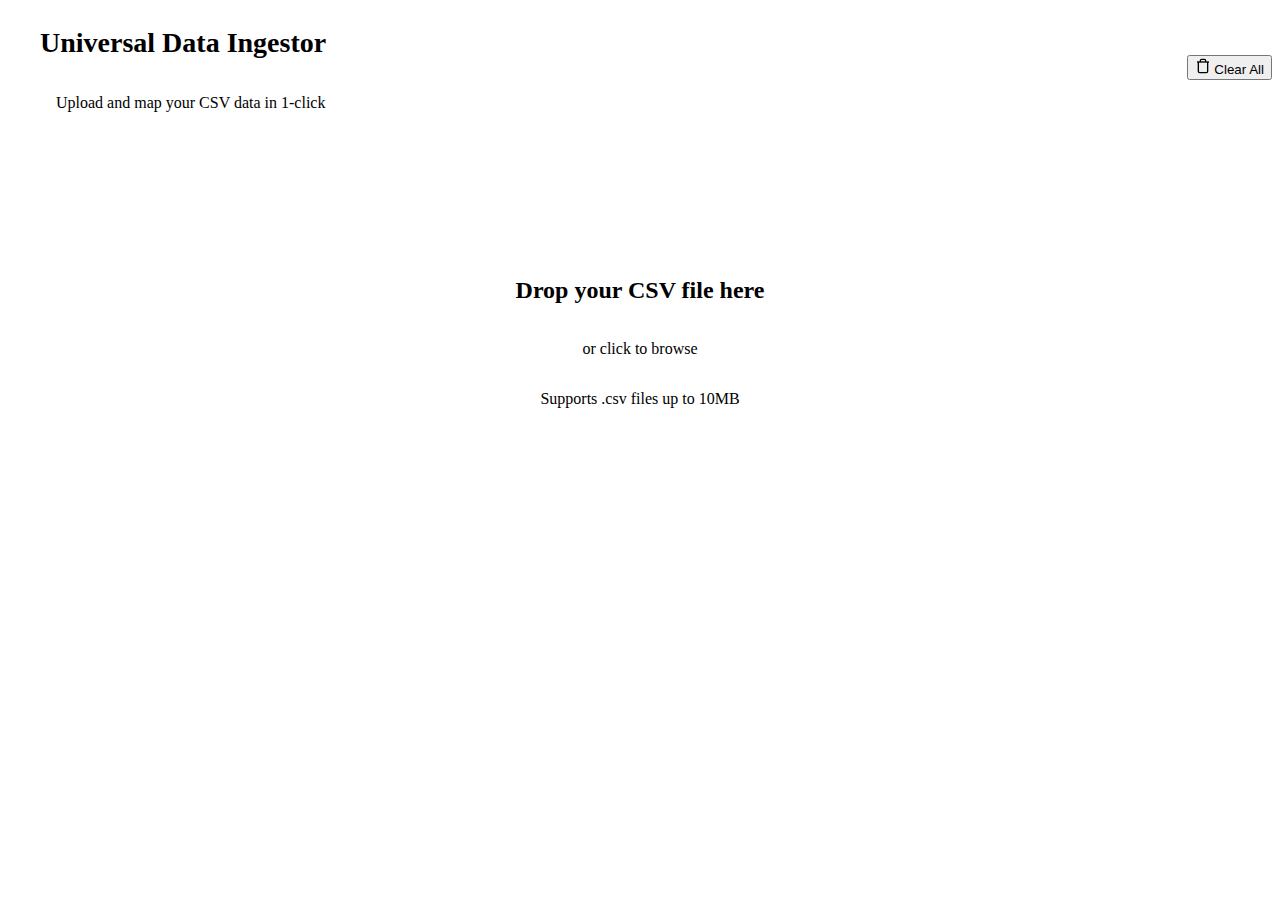
<file: data-ingestor.html>
<!DOCTYPE html>
<html lang="en">

<head>
    <meta charset="UTF-8">
    <meta name="viewport" content="width=device-width, initial-scale=1.0">
    <title>Universal Data Ingestor</title>
    <link rel="stylesheet" href="data-ingestor.css">
    <link rel="preconnect" href="https://fonts.googleapis.com">
    <link rel="preconnect" href="https://fonts.gstatic.com" crossorigin>
    <link href="https://fonts.googleapis.com/css2?family=Inter:wght@400;500;600;700&display=swap" rel="stylesheet">
</head>

<body>
    <!-- Main Header -->
    <header class="main-header">
        <div class="header-content">
            <h1 class="header-title">
                <svg class="header-icon" width="32" height="32" viewBox="0 0 24 24" fill="none" stroke="currentColor" stroke-width="2">
                    <path d="M21 15v4a2 2 0 0 1-2 2H5a2 2 0 0 1-2-2v-4"></path>
                    <polyline points="7 10 12 15 17 10"></polyline>
                    <line x1="12" y1="15" x2="12" y2="3"></line>
                </svg>
                Universal Data Ingestor
            </h1>
            <p class="header-subtitle">Upload and map your CSV data in 1-click</p>
        </div>
        <div class="header-actions">
            <button class="btn btn-secondary" onclick="clearAll()">
                <svg width="16" height="16" viewBox="0 0 24 24" fill="none" stroke="currentColor" stroke-width="2">
                    <polyline points="3 6 5 6 21 6"></polyline>
                    <path d="M19 6v14a2 2 0 0 1-2 2H7a2 2 0 0 1-2-2V6m3 0V4a2 2 0 0 1 2-2h4a2 2 0 0 1 2 2v2"></path>
                </svg>
                Clear All
            </button>
        </div>
    </header>

    <main class="main-container">
        
        <!-- Step 1: Upload Section -->
        <section class="upload-section" id="uploadSection">
            <div class="upload-zone" id="uploadZone">
                <input type="file" id="fileInput" accept=".csv" hidden>
                <div class="upload-content">
                    <div class="upload-icon">
                        <svg width="64" height="64" viewBox="0 0 24 24" fill="none" stroke="currentColor" stroke-width="1.5">
                            <path d="M21 15v4a2 2 0 0 1-2 2H5a2 2 0 0 1-2-2v-4"></path>
                            <polyline points="17 8 12 3 7 8"></polyline>
                            <line x1="12" y1="3" x2="12" y2="15"></line>
                        </svg>
                    </div>
                    <h2 class="upload-title">Drop your CSV file here</h2>
                    <p class="upload-text">or click to browse</p>
                    <p class="upload-hint">Supports .csv files up to 10MB</p>
                </div>
                <div class="upload-overlay" id="uploadOverlay">
                    <span class="overlay-text">Release to upload</span>
                </div>
            </div>
        </section>

        <!-- Step 2: Preview & Mapping Section -->
        <section class="mapping-section hidden" id="mappingSection">
            
            <!-- File Info -->
            <div class="file-info">
                <div class="file-details">
                    <svg width="20" height="20" viewBox="0 0 24 24" fill="none" stroke="currentColor" stroke-width="2">
                        <path d="M13 2H6a2 2 0 0 0-2 2v16a2 2 0 0 0 2 2h12a2 2 0 0 0 2-2V9z"></path>
                        <polyline points="13 2 13 9 20 9"></polyline>
                    </svg>
                    <span class="file-name" id="fileName">data.csv</span>
                    <span class="file-stats" id="fileStats">0 rows, 0 columns</span>
                </div>
                <button class="btn btn-sm btn-secondary" onclick="uploadNew()">
                    <svg width="14" height="14" viewBox="0 0 24 24" fill="none" stroke="currentColor" stroke-width="2">
                        <path d="M21 15v4a2 2 0 0 1-2 2H5a2 2 0 0 1-2-2v-4"></path>
                        <polyline points="17 8 12 3 7 8"></polyline>
                        <line x1="12" y1="3" x2="12" y2="15"></line>
                    </svg>
                    Upload Different File
                </button>
            </div>

            <!-- Column Mapping Interface -->
            <div class="mapping-container">
                <div class="mapping-header">
                    <h2 class="section-title">Column Mapping</h2>
                    <div class="mapping-status">
                        <span class="status-indicator">
                            <span class="status-dot status-mapped"></span>
                            <span id="mappedCount">0</span> mapped
                        </span>
                        <span class="status-indicator">
                            <span class="status-dot status-suggested"></span>
                            <span id="suggestedCount">0</span> suggested
                        </span>
                        <span class="status-indicator">
                            <span class="status-dot status-unmapped"></span>
                            <span id="unmappedCount">0</span> unmapped
                        </span>
                    </div>
                </div>
                
                <div class="mapping-grid" id="mappingGrid">
                    <!-- Mapping cards will be populated here -->
                </div>
            </div>

            <!-- Data Preview -->
            <div class="preview-container">
                <div class="preview-header">
                    <h2 class="section-title">Data Preview</h2>
                    <span class="preview-hint">Showing first 10 rows</span>
                </div>
                <div class="preview-table-wrapper">
                    <table class="preview-table" id="previewTable">
                        <thead id="previewTableHead">
                            <!-- Headers will be populated -->
                        </thead>
                        <tbody id="previewTableBody">
                            <!-- Rows will be populated -->
                        </tbody>
                    </table>
                </div>
            </div>

            <!-- Action Buttons -->
            <div class="action-bar">
                <button class="btn btn-secondary" onclick="resetMapping()">
                    <svg width="16" height="16" viewBox="0 0 24 24" fill="none" stroke="currentColor" stroke-width="2">
                        <path d="M21.5 2v6h-6M2.5 22v-6h6M2 11.5a10 10 0 0 1 18.8-4.3M22 12.5a10 10 0 0 1-18.8 4.2" />
                    </svg>
                    Reset Mapping
                </button>
                <div class="action-group">
                    <button class="btn btn-secondary" onclick="exportData('csv')">
                        <svg width="16" height="16" viewBox="0 0 24 24" fill="none" stroke="currentColor" stroke-width="2">
                            <path d="M21 15v4a2 2 0 0 1-2 2H5a2 2 0 0 1-2-2v-4"></path>
                            <polyline points="7 10 12 15 17 10"></polyline>
                            <line x1="12" y1="15" x2="12" y2="3"></line>
                        </svg>
                        Export CSV
                    </button>
                    <button class="btn btn-secondary" onclick="exportData('json')">
                        <svg width="16" height="16" viewBox="0 0 24 24" fill="none" stroke="currentColor" stroke-width="2">
                            <path d="M21 15v4a2 2 0 0 1-2 2H5a2 2 0 0 1-2-2v-4"></path>
                            <polyline points="7 10 12 15 17 10"></polyline>
                            <line x1="12" y1="15" x2="12" y2="3"></line>
                        </svg>
                        Export JSON
                    </button>
                    <button class="btn btn-primary" onclick="saveConfiguration()">
                        <svg width="16" height="16" viewBox="0 0 24 24" fill="none" stroke="currentColor" stroke-width="2">
                            <path d="M19 21H5a2 2 0 0 1-2-2V5a2 2 0 0 1 2-2h11l5 5v11a2 2 0 0 1-2 2z"></path>
                            <polyline points="17 21 17 13 7 13 7 21"></polyline>
                            <polyline points="7 3 7 8 15 8"></polyline>
                        </svg>
                        Save Configuration
                    </button>
                </div>
            </div>
        </section>

    </main>

    <!-- Success Notification -->
    <div class="notification hidden" id="notification">
        <div class="notification-content">
            <svg class="notification-icon" width="20" height="20" viewBox="0 0 24 24" fill="none" stroke="currentColor" stroke-width="2">
                <polyline points="20 6 9 17 4 12"></polyline>
            </svg>
            <span class="notification-text" id="notificationText">Configuration saved successfully!</span>
        </div>
    </div>

    <script src="data-ingestor.js"></script>
</body>

</html>
</file>
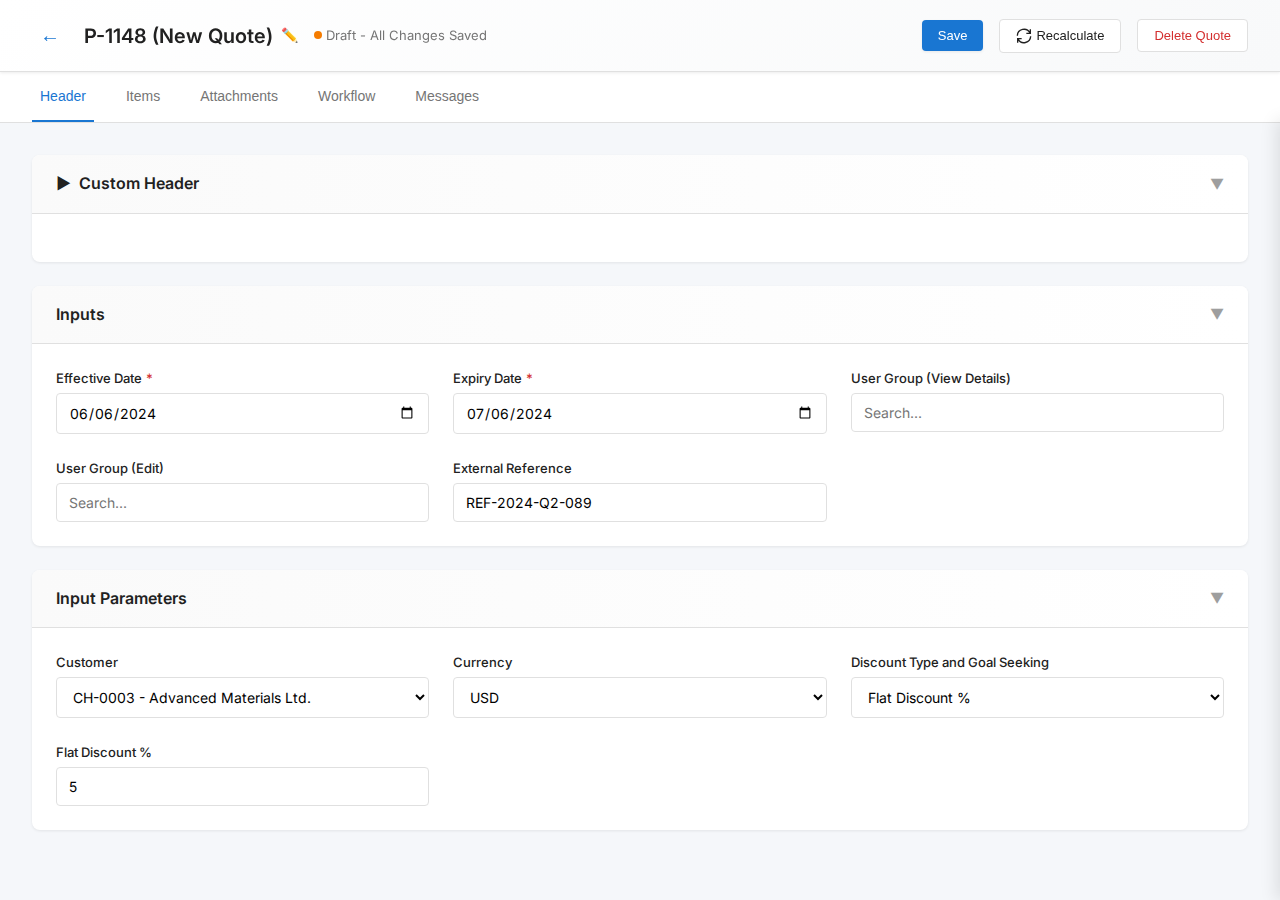
<file: new-quote.html>
<!DOCTYPE html>
<html lang="en">

<head>
    <meta charset="UTF-8">
    <meta name="viewport" content="width=device-width, initial-scale=1.0">
    <title>Pricing Quote Application</title>
    <link rel="stylesheet" href="styles.css">
    <link rel="preconnect" href="https://fonts.googleapis.com">
    <link rel="preconnect" href="https://fonts.gstatic.com" crossorigin>
    <link href="https://fonts.googleapis.com/css2?family=Inter:wght@400;500;600;700&display=swap" rel="stylesheet">
</head>

<body>
    <!-- Top Navigation Bar -->
    <nav class="top-nav">
        <div class="nav-left">
            <button class="back-btn" onclick="window.history.back()">←</button>
            <div class="quote-title">
                <h1 id="quoteTitle">P-1148 (New Quote)</h1>
                <span class="edit-icon">✏️</span>
            </div>
            <div class="quote-status">
                <span class="status-dot"></span>
                <span id="quoteStatus">Draft - All Changes Saved</span>
            </div>
        </div>
        <div class="nav-right">
            <button class="btn btn-primary" onclick="saveQuote()">Save</button>
            <button class="btn btn-secondary" onclick="recalculate()">
                <svg width="16" height="16" viewBox="0 0 24 24" fill="none" stroke="currentColor" stroke-width="2">
                    <path d="M21.5 2v6h-6M2.5 22v-6h6M2 11.5a10 10 0 0 1 18.8-4.3M22 12.5a10 10 0 0 1-18.8 4.2" />
                </svg>
                Recalculate
            </button>
            <button class="btn btn-danger" onclick="deleteQuote()">Delete Quote</button>
        </div>
    </nav>

    <!-- Tab Navigation -->
    <div class="tab-nav">
        <button class="tab-btn active" data-tab="header">Header</button>
        <button class="tab-btn" data-tab="items">Items</button>
        <button class="tab-btn" data-tab="attachments">Attachments</button>
        <button class="tab-btn" data-tab="workflow">Workflow</button>
        <button class="tab-btn" data-tab="messages">Messages</button>
    </div>

    <!-- Main Content -->
    <main class="main-content">

        <!-- Header Tab -->
        <div id="headerTab" class="tab-content active">

            <!-- Custom Header Section -->
            <section class="section">
                <div class="section-header" onclick="toggleSection(this)">
                    <h2 class="section-title">
                        <span>▶</span>
                        Custom Header
                    </h2>
                    <span class="collapse-icon">▼</span>
                </div>
                <div class="section-content">
                    <!-- Content can be added here if needed -->
                </div>
            </section>

            <!-- Inputs Section -->
            <section class="section">
                <div class="section-header" onclick="toggleSection(this)">
                    <h2 class="section-title">
                        Inputs
                    </h2>
                    <span class="collapse-icon">▼</span>
                </div>
                <div class="section-content">
                    <div class="form-grid">
                        <div class="form-group">
                            <label class="form-label">Effective Date <span class="required">*</span></label>
                            <input type="date" class="form-input" id="effectiveDate" value="2024-06-06">
                        </div>
                        <div class="form-group">
                            <label class="form-label">Expiry Date <span class="required">*</span></label>
                            <input type="date" class="form-input" id="expiryDate" value="2024-07-06">
                        </div>
                        <div class="form-group">
                            <label class="form-label">User Group (View Details)</label>
                            <input type="text" class="form-input" placeholder="Search..." id="userGroupView">
                        </div>
                        <div class="form-group">
                            <label class="form-label">User Group (Edit)</label>
                            <input type="text" class="form-input" placeholder="Search..." id="userGroupEdit">
                        </div>
                        <div class="form-group">
                            <label class="form-label">External Reference</label>
                            <input type="text" class="form-input" id="externalReference" placeholder="Enter reference">
                        </div>
                    </div>
                </div>
            </section>

            <!-- Input Parameters Section -->
            <section class="section">
                <div class="section-header" onclick="toggleSection(this)">
                    <h2 class="section-title">
                        Input Parameters
                    </h2>
                    <span class="collapse-icon">▼</span>
                </div>
                <div class="section-content">
                    <div class="form-grid">
                        <div class="form-group">
                            <label class="form-label">Customer</label>
                            <select class="form-select" id="customer">
                                <option value="">Select Customer...</option>
                            </select>
                        </div>
                        <div class="form-group">
                            <label class="form-label">Currency</label>
                            <select class="form-select" id="currency">
                                <option value="">Select Currency...</option>
                            </select>
                        </div>
                        <div class="form-group">
                            <label class="form-label">Discount Type and Goal Seeking</label>
                            <select class="form-select" id="discountType">
                                <option value="">Select Discount Type...</option>
                            </select>
                        </div>
                        <div class="form-group">
                            <label class="form-label">Flat Discount %</label>
                            <input type="number" class="form-input" id="flatDiscount" value="5" min="0" max="100"
                                step="0.1">
                        </div>
                    </div>
                </div>
            </section>

        </div>

        <!-- Items Tab -->
        <div id="itemsTab" class="tab-content">

            <div class="items-header">
                <h2 class="section-title">Items</h2>
                <div class="items-actions">
                    <button class="btn btn-primary" onclick="showAddItemsModal()">
                        <span>+</span> Add Items
                    </button>
                    <button class="btn btn-secondary">
                        <span>+</span> Add Folder
                    </button>
                    <button class="btn btn-secondary">Mass Edit</button>
                    <button class="btn btn-secondary">⋯</button>
                    <button class="btn btn-secondary">⚙️</button>
                </div>
            </div>

            <!-- Product Search -->
            <div class="search-container">
                <svg class="search-icon" width="16" height="16" viewBox="0 0 24 24" fill="none" stroke="currentColor"
                    stroke-width="2">
                    <circle cx="11" cy="11" r="8"></circle>
                    <path d="m21 21-4.35-4.35"></path>
                </svg>
                <input type="text" class="search-input" id="productSearch" placeholder="Search products..."
                    onkeyup="searchProducts()" onfocus="showSearchResults()">
                <div class="search-results" id="searchResults"></div>
            </div>

            <!-- Items Table -->
            <div class="table-container mt-lg">
                <table class="data-table">
                    <thead>
                        <tr>
                            <th style="width: 40px;"></th>
                            <th>Label</th>
                            <th>Product Id</th>
                            <th>Quantity</th>
                            <th>Unit Of Measure</th>
                            <th>Price</th>
                            <th>Discount %</th>
                            <th>Incoterm</th>
                            <th>Actions</th>
                        </tr>
                    </thead>
                    <tbody id="itemsTableBody">
                        <!-- Items will be populated here -->
                    </tbody>
                </table>
                <div id="itemsCount" class="text-center mt-md"
                    style="color: var(--color-text-tertiary); font-size: var(--font-size-sm);">
                    0 rows
                </div>
            </div>

            <!-- Waterfall Chart -->
            <div class="chart-container">
                <div class="chart-header">
                    <h3 class="chart-title">Waterfall for <span id="itemCount">0</span> item(s)</h3>
                    <button class="chart-menu">☰</button>
                </div>
                <canvas id="waterfallCanvas" width="1200" height="400"></canvas>
            </div>

        </div>

        <!-- Attachments Tab -->
        <div id="attachmentsTab" class="tab-content">
            <div class="section">
                <div class="section-content">
                    <p style="text-align: center; color: var(--color-text-secondary); padding: var(--spacing-2xl);">
                        No attachments available
                    </p>
                </div>
            </div>
        </div>

        <!-- Workflow Tab -->
        <div id="workflowTab" class="tab-content">
            <div class="section">
                <div class="section-content">
                    <p style="text-align: center; color: var(--color-text-secondary); padding: var(--spacing-2xl);">
                        Workflow configuration will appear here
                    </p>
                </div>
            </div>
        </div>

        <!-- Messages Tab -->
        <div id="messagesTab" class="tab-content">
            <div class="section">
                <div class="section-content">
                    <p style="text-align: center; color: var(--color-text-secondary); padding: var(--spacing-2xl);">
                        No messages available
                    </p>
                </div>
            </div>
        </div>

    </main>

    <!-- Detail & Settings Sidebar -->
    <aside class="detail-sidebar" id="detailSidebar">
        <div class="detail-header">
            <h3 class="detail-title">Detail & Settings</h3>
            <button class="close-detail-btn" onclick="closeDetailPanel()">
                <svg width="20" height="20" viewBox="0 0 24 24" fill="none" stroke="currentColor" stroke-width="2">
                    <path d="M18 6L6 18M6 6l12 12" />
                </svg>
            </button>
        </div>

        <div class="detail-tabs">
            <button class="detail-tab-btn" data-detail-tab="details"
                onclick="switchDetailTab('details')">Details</button>
            <button class="detail-tab-btn" data-detail-tab="input-params"
                onclick="switchDetailTab('input-params')">Input Parameters</button>
            <button class="detail-tab-btn active" data-detail-tab="calculations"
                onclick="switchDetailTab('calculations')">Calculations</button>
        </div>

        <div class="detail-content">
            <!-- Details Tab -->
            <div class="detail-tab-content" id="detailsTabContent">
                <div class="detail-field">
                    <span class="detail-field-label">Product ID</span>
                    <span class="detail-field-value" id="detailProductId">-</span>
                </div>
                <div class="detail-field">
                    <span class="detail-field-label">Product Name</span>
                    <span class="detail-field-value" id="detailProductName">-</span>
                </div>
                <div class="detail-field">
                    <span class="detail-field-label">Description</span>
                    <span class="detail-field-value" id="detailDescription">-</span>
                </div>
                <div class="detail-field">
                    <span class="detail-field-label">Category</span>
                    <span class="detail-field-value" id="detailCategory">Chemical Products</span>
                </div>
            </div>

            <!-- Input Parameters Tab -->
            <div class="detail-tab-content" id="inputParamsTabContent">
                <div class="detail-field">
                    <span class="detail-field-label">Quantity</span>
                    <span class="detail-field-value" id="detailQuantity">-</span>
                </div>
                <div class="detail-field">
                    <span class="detail-field-label">Unit of Measure</span>
                    <span class="detail-field-value" id="detailUOM">-</span>
                </div>
                <div class="detail-field">
                    <span class="detail-field-label">Base Price</span>
                    <span class="detail-field-value" id="detailBasePrice">-</span>
                </div>
                <div class="detail-field">
                    <span class="detail-field-label">Discount %</span>
                    <span class="detail-field-value" id="detailDiscount">-</span>
                </div>
                <div class="detail-field">
                    <span class="detail-field-label">Incoterm</span>
                    <span class="detail-field-value" id="detailIncoterm">-</span>
                </div>
            </div>

            <!-- Calculations Tab -->
            <div class="detail-tab-content active" id="calculationsTabContent">
                <div class="detail-field">
                    <span class="detail-field-label">Label</span>
                    <span class="detail-field-value" id="calcLabel">Calculation Result</span>
                </div>
                <div class="detail-field">
                    <span class="detail-field-label">Currency</span>
                    <span class="detail-field-value" id="calcCurrency">EUR</span>
                </div>
                <div class="detail-field">
                    <span class="detail-field-label">Sales Overview</span>
                    <a class="detail-field-value detail-field-link" id="calcSalesOverview">Show</a>
                </div>
                <div class="detail-field">
                    <span class="detail-field-label">Quantity</span>
                    <span class="detail-field-value" id="calcQuantity">350</span>
                </div>
                <div class="detail-field">
                    <span class="detail-field-label">Cost</span>
                    <span class="detail-field-value" id="calcCost">1,558.52 €</span>
                </div>
                <div class="detail-field">
                    <span class="detail-field-label">Customer Negotiated ...</span>
                    <span class="detail-field-value" id="calcCustomerNeg">0.00 €</span>
                </div>
                <div class="detail-field">
                    <span class="detail-field-label">List Price</span>
                    <span class="detail-field-value" id="calcListPrice">1,764.00 €</span>
                </div>
                <div class="detail-field">
                    <span class="detail-field-label">Discount %</span>
                    <span class="detail-field-value" id="calcDiscountPercent">0.00%</span>
                </div>
                <div class="detail-field">
                    <span class="detail-field-label">Suggested Price</span>
                    <span class="detail-field-value" id="calcSuggestedPrice">1,764.00 €</span>
                </div>
                <div class="detail-field">
                    <span class="detail-field-label">Freight Charge</span>
                    <span class="detail-field-value" id="calcFreight">0.00 €</span>
                </div>
                <div class="detail-field">
                    <span class="detail-field-label">Warehousing Adjustm...</span>
                    <span class="detail-field-value" id="calcWarehousing">35.28 €</span>
                </div>
                <div class="detail-field">
                    <span class="detail-field-label">Packaging Adjustment</span>
                    <span class="detail-field-value" id="calcPackaging">52.92 €</span>
                </div>
                <div class="detail-field">
                    <span class="detail-field-label">Sales Tax Amount</span>
                    <span class="detail-field-value" id="calcSalesTax">0.00 €</span>
                </div>
                <div class="detail-field">
                    <span class="detail-field-label">Installation/Services/C...</span>
                    <span class="detail-field-value" id="calcInstallation">0.00 €</span>
                </div>
            </div>
        </div>
    </aside>

    <script src="data.js"></script>
    <script src="app.js"></script>
</body>

</html>
</file>
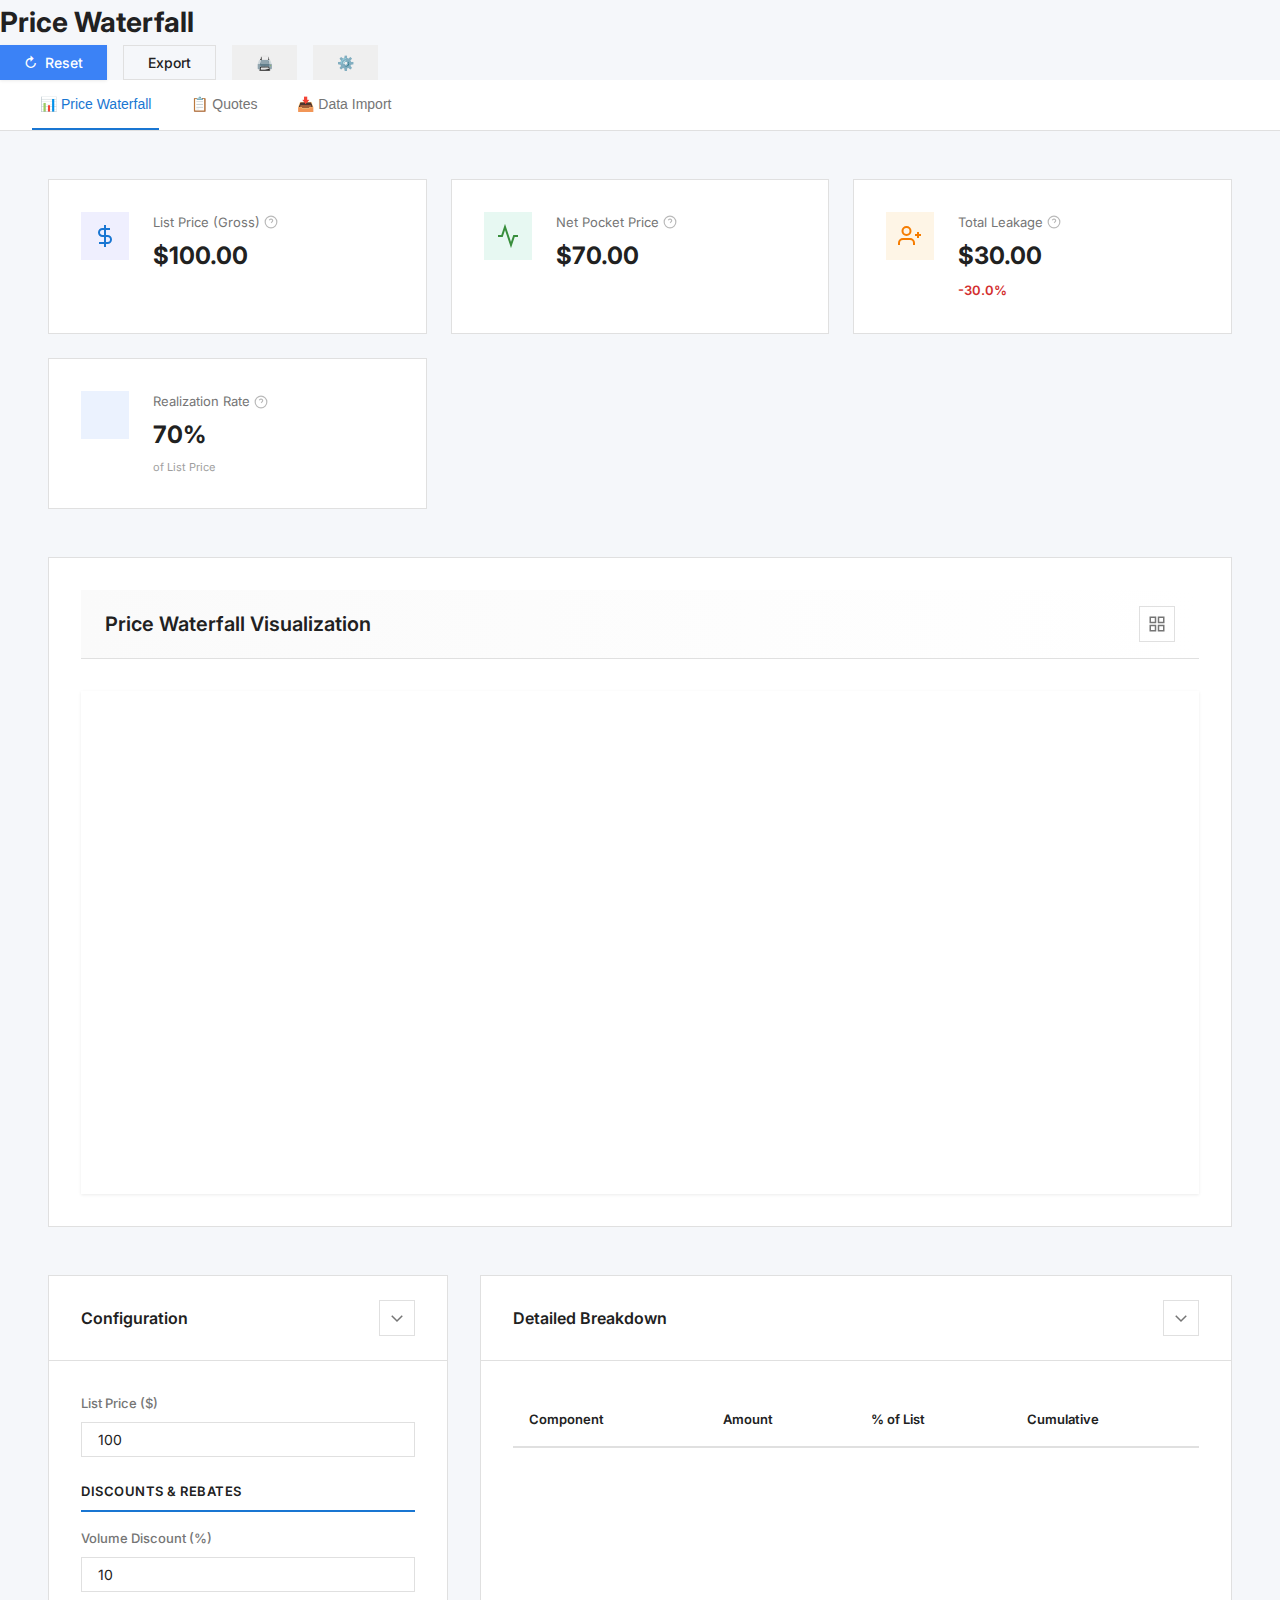
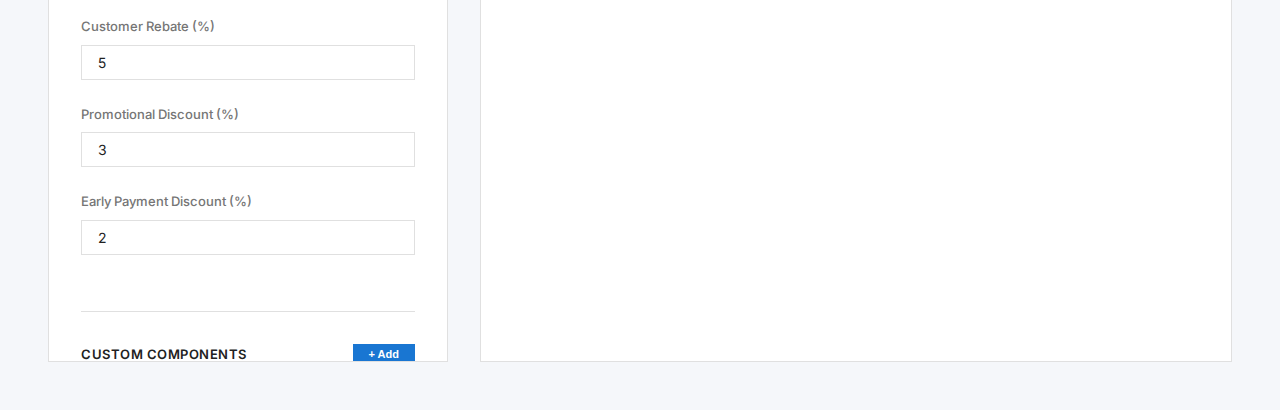
<file: price-waterfall.html>
<!DOCTYPE html>
<html lang="en">

<head>
    <meta charset="UTF-8">
    <meta name="viewport" content="width=device-width, initial-scale=1.0">
    <title>Price Waterfall - PriceFx</title>
    <link rel="stylesheet" href="styles.css">
    <link rel="stylesheet" href="price-waterfall.css">
    <link rel="preconnect" href="https://fonts.googleapis.com">
    <link rel="preconnect" href="https://fonts.gstatic.com" crossorigin>
    <link href="https://fonts.googleapis.com/css2?family=Inter:wght@400;500;600;700&display=swap" rel="stylesheet">
</head>

<body class="list-page">

    <!-- Main Container -->
    <div class="list-container" style="display: block;">

        <!-- Main Content Area -->
        <main class="quotes-main" style="margin-left: 0; width: 100%;">

            <!-- Header -->
            <header class="quotes-header">
                <h1 class="page-title">Price Waterfall</h1>
                <div class="header-actions">
                    <button class="btn btn-primary" onclick="resetDefaults()">
                        <span>↻</span> Reset
                    </button>
                    <button class="btn btn-secondary" onclick="exportData()">Export</button>
                    <button class="btn btn-icon" onclick="window.print()" title="Print">🖨️</button>
                    <button class="btn btn-icon" title="Settings">⚙️</button>
                </div>
            </header>

            <!-- Horizontal Tab Navigation -->
            <div class="tab-nav">
                <button class="tab-btn active">📊 Price Waterfall</button>
                <button class="tab-btn">📋 Quotes</button>
                <button class="tab-btn">📥 Data Import</button>
            </div>

            <main class="main-container">

                <!-- Key Metrics Cards -->
                <section class="metrics-section">
                    <div class="metric-card metric-primary">
                        <div class="metric-icon">
                            <svg width="24" height="24" viewBox="0 0 24 24" fill="none" stroke="currentColor"
                                stroke-width="2">
                                <line x1="12" y1="1" x2="12" y2="23"></line>
                                <path d="M17 5H9.5a3.5 3.5 0 0 0 0 7h5a3.5 3.5 0 0 1 0 7H6"></path>
                            </svg>
                        </div>
                        <div class="metric-content">
                            <div class="metric-label">
                                List Price (Gross)
                                <span class="help-icon"
                                    data-tooltip="The starting baseline price before any discounts, rebates, or costs are applied. This represents the full gross price.">
                                    <svg width="14" height="14" viewBox="0 0 24 24" fill="none" stroke="currentColor"
                                        stroke-width="2">
                                        <circle cx="12" cy="12" r="10"></circle>
                                        <path d="M9.09 9a3 3 0 0 1 5.83 1c0 2-3 3-3 3"></path>
                                        <line x1="12" y1="17" x2="12.01" y2="17"></line>
                                    </svg>
                                </span>
                            </div>
                            <div class="metric-value" id="metricListPrice">$100.00</div>
                        </div>
                    </div>

                    <div class="metric-card metric-success">
                        <div class="metric-icon">
                            <svg width="24" height="24" viewBox="0 0 24 24" fill="none" stroke="currentColor"
                                stroke-width="2">
                                <polyline points="22 12 18 12 15 21 9 3 6 12 2 12"></polyline>
                            </svg>
                        </div>
                        <div class="metric-content">
                            <div class="metric-label">
                                Net Pocket Price
                                <span class="help-icon"
                                    data-tooltip="The final realized price after all discounts, rebates, costs, and allowances. This is the actual revenue retained by the company.">
                                    <svg width="14" height="14" viewBox="0 0 24 24" fill="none" stroke="currentColor"
                                        stroke-width="2">
                                        <circle cx="12" cy="12" r="10"></circle>
                                        <path d="M9.09 9a3 3 0 0 1 5.83 1c0 2-3 3-3 3"></path>
                                        <line x1="12" y1="17" x2="12.01" y2="17"></line>
                                    </svg>
                                </span>
                            </div>
                            <div class="metric-value" id="metricNetPrice">$70.00</div>
                        </div>
                    </div>

                    <div class="metric-card metric-warning">
                        <div class="metric-icon">
                            <svg width="24" height="24" viewBox="0 0 24 24" fill="none" stroke="currentColor"
                                stroke-width="2">
                                <path d="M16 21v-2a4 4 0 0 0-4-4H5a4 4 0 0 0-4 4v2"></path>
                                <circle cx="8.5" cy="7" r="4"></circle>
                                <line x1="20" y1="8" x2="20" y2="14"></line>
                                <line x1="23" y1="11" x2="17" y2="11"></line>
                            </svg>
                        </div>
                        <div class="metric-content">
                            <div class="metric-label">
                                Total Leakage
                                <span class="help-icon"
                                    data-tooltip="The total amount of revenue lost between List Price and Net Pocket Price due to all discounts, rebates, costs, and allowances combined.">
                                    <svg width="14" height="14" viewBox="0 0 24 24" fill="none" stroke="currentColor"
                                        stroke-width="2">
                                        <circle cx="12" cy="12" r="10"></circle>
                                        <path d="M9.09 9a3 3 0 0 1 5.83 1c0 2-3 3-3 3"></path>
                                        <line x1="12" y1="17" x2="12.01" y2="17"></line>
                                    </svg>
                                </span>
                            </div>
                            <div class="metric-value" id="metricLeakage">$30.00</div>
                            <div class="metric-change negative" id="metricLeakagePercent">-30.0%</div>
                        </div>
                    </div>

                    <div class="metric-card metric-info">
                        <div class="metric-icon">
                            <svg width="24" height="24" viewBox="0 0 24 24" fill="none" stroke="currentColor"
                                stroke-width="2">
                                <circle cx="12" cy="12" r="10"></circle>
                                <polyline points="12 6 12 12 16 14"></polyline>
                            </svg>
                        </div>
                        <div class="metric-content">
                            <div class="metric-label">
                                Realization Rate
                                <span class="help-icon"
                                    data-tooltip="The percentage of the List Price that is actually realized as Net Pocket Price. Higher realization rates indicate better price retention.">
                                    <svg width="14" height="14" viewBox="0 0 24 24" fill="none" stroke="currentColor"
                                        stroke-width="2">
                                        <circle cx="12" cy="12" r="10"></circle>
                                        <path d="M9.09 9a3 3 0 0 1 5.83 1c0 2-3 3-3 3"></path>
                                        <line x1="12" y1="17" x2="12.01" y2="17"></line>
                                    </svg>
                                </span>
                            </div>
                            <div class="metric-value" id="metricRealization">70%</div>
                            <div class="metric-sublabel">of List Price</div>
                        </div>
                    </div>
                </section>

                <!-- Waterfall Chart -->
                <section class="chart-section">
                    <div class="section-header">
                        <h2 class="section-title">Price Waterfall Visualization</h2>
                        <div class="chart-controls">
                            <button class="icon-btn" onclick="toggleChartView()" title="Toggle View">
                                <svg width="18" height="18" viewBox="0 0 24 24" fill="none" stroke="currentColor"
                                    stroke-width="2">
                                    <rect x="3" y="3" width="7" height="7"></rect>
                                    <rect x="14" y="3" width="7" height="7"></rect>
                                    <rect x="14" y="14" width="7" height="7"></rect>
                                    <rect x="3" y="14" width="7" height="7"></rect>
                                </svg>
                            </button>
                        </div>
                    </div>
                    <div class="chart-container">
                        <canvas id="waterfallCanvas" width="1200" height="500"></canvas>
                        <div class="chart-tooltip" id="chartTooltip">
                            <div class="tooltip-title" id="tooltipTitle"></div>
                            <div class="tooltip-value" id="tooltipValue"></div>
                            <div class="tooltip-percent" id="tooltipPercent"></div>
                        </div>
                    </div>
                </section>

                <!-- Configuration Panel & Breakdown Table -->
                <section class="content-grid">

                    <!-- Configuration Panel -->
                    <div class="config-panel">
                        <div class="panel-header">
                            <h3 class="panel-title">Configuration</h3>
                            <button class="icon-btn" onclick="togglePanel('config')">
                                <svg width="18" height="18" viewBox="0 0 24 24" fill="none" stroke="currentColor"
                                    stroke-width="2">
                                    <path d="M19 9l-7 7-7-7" />
                                </svg>
                            </button>
                        </div>
                        <div class="panel-content" id="configContent">

                            <!-- List Price -->
                            <div class="config-group">
                                <label class="config-label">List Price ($)</label>
                                <input type="number" class="config-input" id="inputListPrice" value="100" min="0"
                                    step="1" onchange="recalculate()">
                            </div>

                            <!-- Discounts Section -->
                            <div class="config-section">
                                <div class="section-subtitle">Discounts & Rebates</div>

                                <div class="config-group">
                                    <label class="config-label">Volume Discount (%)</label>
                                    <input type="number" class="config-input" id="inputVolumeDiscount" value="10"
                                        min="0" max="100" step="0.5" onchange="recalculate()">
                                </div>

                                <div class="config-group">
                                    <label class="config-label">Customer Rebate (%)</label>
                                    <input type="number" class="config-input" id="inputCustomerRebate" value="5" min="0"
                                        max="100" step="0.5" onchange="recalculate()">
                                </div>

                                <div class="config-group">
                                    <label class="config-label">Promotional Discount (%)</label>
                                    <input type="number" class="config-input" id="inputPromoDiscount" value="3" min="0"
                                        max="100" step="0.5" onchange="recalculate()">
                                </div>

                                <div class="config-group">
                                    <label class="config-label">Early Payment Discount (%)</label>
                                    <input type="number" class="config-input" id="inputEarlyPayment" value="2" min="0"
                                        max="100" step="0.5" onchange="recalculate()">
                                </div>
                            </div>

                            <!-- Custom Components Section -->
                            <div class="config-section">
                                <div class="section-subtitle">
                                    Custom Components
                                    <button class="btn-add-custom" onclick="showAddComponentModal()">+ Add</button>
                                </div>

                                <div id="customComponentsList">
                                    <!-- Custom components will be listed here -->
                                    <div class="custom-components-empty" id="customComponentsEmpty">
                                        <svg width="32" height="32" viewBox="0 0 24 24" fill="none"
                                            stroke="currentColor" stroke-width="1.5"
                                            style="opacity: 0.3; margin-bottom: 8px;">
                                            <circle cx="12" cy="12" r="10"></circle>
                                            <line x1="12" y1="8" x2="12" y2="12"></line>
                                            <line x1="12" y1="16" x2="12.01" y2="16"></line>
                                        </svg>
                                        <p
                                            style="color: var(--color-text-tertiary); font-size: var(--font-size-sm); text-align: center;">
                                            No custom components yet.<br>Add industry-specific costs or discounts.
                                        </p>
                                    </div>
                                </div>
                            </div>

                            <!-- Costs Section -->
                            <div class="config-section">
                                <div class="section-subtitle">Costs & Charges</div>

                                <div class="config-group">
                                    <label class="config-label">Freight Cost ($)</label>
                                    <input type="number" class="config-input" id="inputFreight" value="8" min="0"
                                        step="0.5" onchange="recalculate()">
                                </div>

                                <div class="config-group">
                                    <label class="config-label">Handling Charges ($)</label>
                                    <input type="number" class="config-input" id="inputHandling" value="2" min="0"
                                        step="0.5" onchange="recalculate()">
                                </div>
                            </div>

                            <!-- Payment Terms Section -->
                            <div class="config-section">
                                <div class="section-subtitle">Payment Terms</div>

                                <div class="config-group">
                                    <label class="config-label">Payment Terms Impact (%)</label>
                                    <input type="number" class="config-input" id="inputPaymentTerms" value="1.5" min="0"
                                        max="100" step="0.1" onchange="recalculate()">
                                </div>

                                <div class="config-group">
                                    <label class="config-label">Returns & Allowances (%)</label>
                                    <input type="number" class="config-input" id="inputReturns" value="0.5" min="0"
                                        max="100" step="0.1" onchange="recalculate()">
                                </div>
                            </div>
                        </div>
                    </div>

                    <!-- Detailed Breakdown Table -->
                    <div class="breakdown-panel">
                        <div class="panel-header">
                            <h3 class="panel-title">Detailed Breakdown</h3>
                            <button class="icon-btn" onclick="togglePanel('breakdown')">
                                <svg width="18" height="18" viewBox="0 0 24 24" fill="none" stroke="currentColor"
                                    stroke-width="2">
                                    <path d="M19 9l-7 7-7-7" />
                                </svg>
                            </button>
                        </div>
                        <div class="panel-content" id="breakdownContent">
                            <div class="table-wrapper">
                                <table class="breakdown-table">
                                    <thead>
                                        <tr>
                                            <th>Component</th>
                                            <th>Amount</th>
                                            <th>% of List</th>
                                            <th>Cumulative</th>
                                        </tr>
                                    </thead>
                                    <tbody id="breakdownTableBody">
                                        <!-- Populated by JavaScript -->
                                    </tbody>
                                </table>
                            </div>
                        </div>
                    </div>

                </section>

            </main>

            <!-- Add Custom Component Modal -->
            <div class="modal" id="addComponentModal">
                <div class="modal-overlay" onclick="closeAddComponentModal()"></div>
                <div class="modal-content">
                    <div class="modal-header">
                        <h3 class="modal-title">Add Custom Component</h3>
                        <button class="modal-close" onclick="closeAddComponentModal()">
                            <svg width="20" height="20" viewBox="0 0 24 24" fill="none" stroke="currentColor"
                                stroke-width="2">
                                <line x1="18" y1="6" x2="6" y2="18"></line>
                                <line x1="6" y1="6" x2="18" y2="18"></line>
                            </svg>
                        </button>
                    </div>
                    <div class="modal-body">
                        <div class="config-group">
                            <label class="config-label">Component Name <span
                                    style="color: var(--color-danger);">*</span></label>
                            <input type="text" class="config-input" id="newComponentName"
                                placeholder="e.g., Firewood Cost, Online Discount">
                        </div>

                        <div class="config-group">
                            <label class="config-label">Type <span style="color: var(--color-danger);">*</span></label>
                            <select class="config-input" id="newComponentType" onchange="updateCalculationLabel()">
                                <option value="discount">Discount / Rebate (reduces price)</option>
                                <option value="cost">Cost / Charge (reduces price)</option>
                                <option value="addition">Addition / Surcharge (increases price)</option>
                            </select>
                        </div>

                        <div class="config-group">
                            <label class="config-label">Calculation Method <span
                                    style="color: var(--color-danger);">*</span></label>
                            <select class="config-input" id="newComponentCalcMethod">
                                <option value="percent">Percentage of List Price (%)</option>
                                <option value="fixed">Fixed Amount ($)</option>
                            </select>
                        </div>

                        <div class="config-group">
                            <label class="config-label" id="newComponentValueLabel">Default Value (%)</label>
                            <input type="number" class="config-input" id="newComponentValue" value="0" min="0"
                                step="0.5">
                        </div>

                        <div class="config-group">
                            <label class="config-label">Position in Waterfall</label>
                            <select class="config-input" id="newComponentPosition">
                                <option value="after-discounts">After Discounts (before Pocket Price)</option>
                                <option value="after-pocket">After Pocket Price (before Invoice Price)</option>
                                <option value="after-invoice">After Invoice Price (before Net Price)</option>
                            </select>
                        </div>
                    </div>
                    <div class="modal-footer">
                        <button class="btn btn-secondary" onclick="closeAddComponentModal()">Cancel</button>
                        <button class="btn btn-primary" onclick="addCustomComponent()">Add Component</button>
                    </div>
                </div>
            </div>
    </div>

    </main> <!-- Close quotes-main -->
    </div> <!-- Close list-container -->

    <script src="price-waterfall.js"></script>
</body>

</html>
</file>
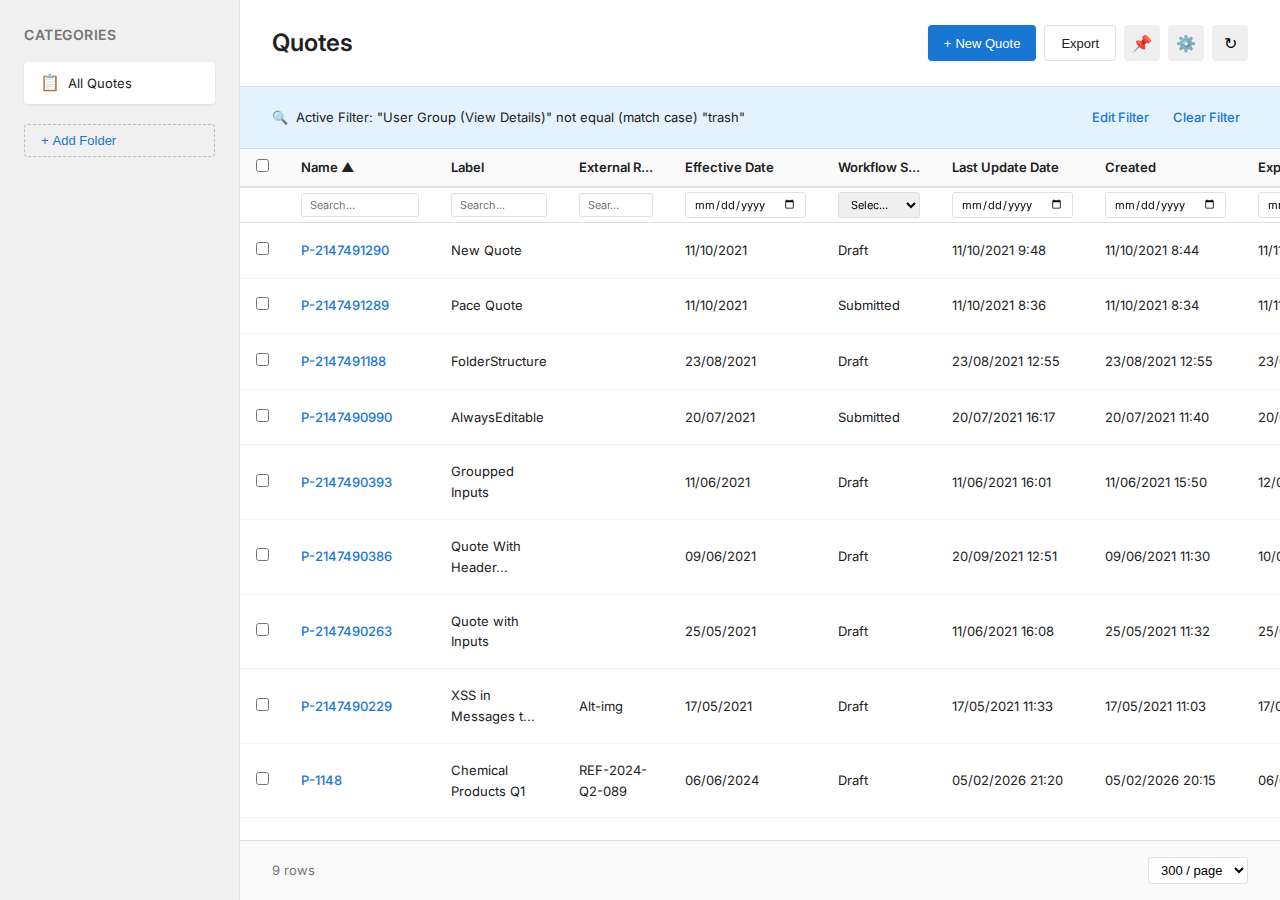
<file: quotes-list.html>
<!DOCTYPE html>
<html lang="en">

<head>
    <meta charset="UTF-8">
    <meta name="viewport" content="width=device-width, initial-scale=1.0">
    <title>Quotes - PriceFx</title>
    <link rel="stylesheet" href="styles.css">
    <link rel="stylesheet" href="quotes-list.css">
    <link rel="preconnect" href="https://fonts.googleapis.com">
    <link rel="preconnect" href="https://fonts.gstatic.com" crossorigin>
    <link href="https://fonts.googleapis.com/css2?family=Inter:wght@400;500;600;700&display=swap" rel="stylesheet">
</head>

<body class="list-page">

    <!-- Main Container -->
    <div class="list-container">

        <!-- Left Sidebar - Categories -->
        <aside class="categories-sidebar">
            <h3 class="sidebar-title">Categories</h3>
            <ul class="category-list">
                <li class="category-item active">
                    <span class="category-icon">📋</span>
                    <span class="category-name">All Quotes</span>
                </li>
            </ul>
            <button class="add-folder-btn">
                <span>+</span> Add Folder
            </button>
        </aside>

        <!-- Main Content Area -->
        <main class="quotes-main">

            <!-- Header -->
            <header class="quotes-header">
                <h1 class="page-title">Quotes</h1>
                <div class="header-actions">
                    <button class="btn btn-primary" onclick="createNewQuote()">
                        <span>+</span> New Quote
                    </button>
                    <button class="btn btn-secondary">Export</button>
                    <button class="btn btn-icon">📌</button>
                    <button class="btn btn-icon">⚙️</button>
                    <button class="btn btn-icon">↻</button>
                </div>
            </header>

            <!-- Filter Bar -->
            <div class="filter-bar">
                <div class="active-filter">
                    <span class="filter-icon">🔍</span>
                    <span class="filter-text">Active Filter: "User Group (View Details)" not equal (match case)
                        "trash"</span>
                    <a href="#" class="filter-link" onclick="editFilter()">Edit Filter</a>
                    <a href="#" class="filter-link" onclick="clearFilter()">Clear Filter</a>
                </div>
            </div>

            <!-- Data Grid -->
            <div class="grid-container">
                <table class="quotes-grid">
                    <thead>
                        <tr>
                            <th class="col-checkbox"><input type="checkbox" id="selectAll"></th>
                            <th class="col-name sortable">Name ▲</th>
                            <th class="col-label sortable">Label</th>
                            <th class="col-external sortable">External R...</th>
                            <th class="col-date sortable">Effective Date</th>
                            <th class="col-workflow sortable">Workflow S...</th>
                            <th class="col-date sortable">Last Update Date</th>
                            <th class="col-date sortable">Created</th>
                            <th class="col-date sortable">Expiry Date</th>
                            <th class="col-status sortable">Status</th>
                        </tr>
                        <tr class="filter-row">
                            <th></th>
                            <th><input type="text" class="grid-search" placeholder="Search..."></th>
                            <th><input type="text" class="grid-search" placeholder="Search..."></th>
                            <th><input type="text" class="grid-search" placeholder="Sear..."></th>
                            <th><input type="date" class="grid-search"></th>
                            <th><select class="grid-search">
                                    <option>Selec...</option>
                                </select></th>
                            <th><input type="date" class="grid-search" placeholder="Sear..."></th>
                            <th><input type="date" class="grid-search" placeholder="Sear..."></th>
                            <th><input type="date" class="grid-search" placeholder="Sear..."></th>
                            <th><select class="grid-search">
                                    <option>Selec...</option>
                                </select></th>
                        </tr>
                    </thead>
                    <tbody id="quotesTableBody">
                        <!-- Rows will be populated by JavaScript -->
                    </tbody>
                </table>
            </div>

            <!-- Footer -->
            <footer class="grid-footer">
                <div class="row-count">169 rows</div>
                <div class="pagination">
                    <select class="page-size">
                        <option>300 / page</option>
                        <option>100 / page</option>
                        <option>50 / page</option>
                    </select>
                </div>
            </footer>

        </main>
    </div>

    <script src="quotes-list-data.js"></script>
    <script src="quotes-list.js"></script>
</body>

</html>
</file>
<file: styles.css>
/* ===========================
   CSS VARIABLES & DESIGN TOKENS
   =========================== */
:root {
  /* Colors */
  --color-primary: #1976d2;
  --color-primary-hover: #1565c0;
  --color-secondary: #00897b;
  --color-danger: #d32f2f;
  --color-danger-hover: #c62828;
  --color-success: #388e3c;
  --color-warning: #f57c00;

  /* Neutrals */
  --color-bg-main: #f5f7fa;
  --color-bg-card: #ffffff;
  --color-border: #e0e0e0;
  --color-border-hover: #bdbdbd;
  --color-text-primary: #212121;
  --color-text-secondary: #757575;
  --color-text-tertiary: #9e9e9e;

  /* Effects */
  --shadow-sm: 0 1px 3px rgba(0, 0, 0, 0.08);
  --shadow-md: 0 4px 12px rgba(0, 0, 0, 0.1);
  --shadow-lg: 0 8px 24px rgba(0, 0, 0, 0.12);
  --shadow-xl: 0 16px 48px rgba(0, 0, 0, 0.15);

  /* Spacing */
  --spacing-xs: 4px;
  --spacing-sm: 8px;
  --spacing-md: 16px;
  --spacing-lg: 24px;
  --spacing-xl: 32px;
  --spacing-2xl: 48px;

  /* Typography */
  --font-family: 'Inter', -apple-system, BlinkMacSystemFont, 'Segoe UI', sans-serif;
  --font-size-xs: 11px;
  --font-size-sm: 13px;
  --font-size-base: 14px;
  --font-size-lg: 16px;
  --font-size-xl: 20px;
  --font-size-2xl: 24px;

  /* Transitions */
  --transition-fast: 150ms ease-in-out;
  --transition-base: 250ms ease-in-out;
  --transition-slow: 400ms ease-in-out;
}

/* ===========================
   GLOBAL RESET & BASE STYLES
   =========================== */
* {
  margin: 0;
  padding: 0;
  box-sizing: border-box;
}

body {
  font-family: var(--font-family);
  font-size: var(--font-size-base);
  color: var(--color-text-primary);
  background-color: var(--color-bg-main);
  line-height: 1.6;
  -webkit-font-smoothing: antialiased;
  -moz-osx-font-smoothing: grayscale;
}

/* ===========================
   TOP NAVIGATION BAR
   =========================== */
.top-nav {
  background: linear-gradient(135deg, #ffffff 0%, #f8f9fa 100%);
  border-bottom: 1px solid var(--color-border);
  padding: var(--spacing-md) var(--spacing-xl);
  display: flex;
  align-items: center;
  justify-content: space-between;
  box-shadow: var(--shadow-sm);
  position: sticky;
  top: 0;
  z-index: 100;
  backdrop-filter: blur(10px);
}

.nav-left {
  display: flex;
  align-items: center;
  gap: var(--spacing-md);
}

.back-btn {
  background: none;
  border: none;
  color: var(--color-primary);
  font-size: 20px;
  cursor: pointer;
  padding: var(--spacing-sm);
  border-radius: 4px;
  transition: background-color var(--transition-fast);
}

.back-btn:hover {
  background-color: rgba(25, 118, 210, 0.08);
}

.quote-title {
  display: flex;
  align-items: center;
  gap: var(--spacing-sm);
}

.quote-title h1 {
  font-size: var(--font-size-xl);
  font-weight: 600;
  color: var(--color-text-primary);
}

.edit-icon {
  color: var(--color-text-tertiary);
  cursor: pointer;
  transition: color var(--transition-fast);
}

.edit-icon:hover {
  color: var(--color-primary);
}

.quote-status {
  display: flex;
  align-items: center;
  gap: var(--spacing-xs);
  font-size: var(--font-size-sm);
  color: var(--color-text-secondary);
}

.status-dot {
  width: 8px;
  height: 8px;
  background-color: var(--color-warning);
  border-radius: 50%;
  animation: pulse 2s infinite;
}

@keyframes pulse {

  0%,
  100% {
    opacity: 1;
  }

  50% {
    opacity: 0.5;
  }
}

.nav-right {
  display: flex;
  align-items: center;
  gap: var(--spacing-md);
}

.btn {
  padding: var(--spacing-sm) var(--spacing-md);
  border-radius: 4px;
  font-size: var(--font-size-sm);
  font-weight: 500;
  cursor: pointer;
  transition: all var(--transition-fast);
  border: none;
  display: inline-flex;
  align-items: center;
  gap: var(--spacing-xs);
}

.btn-primary {
  background-color: var(--color-primary);
  color: white;
  box-shadow: var(--shadow-sm);
}

.btn-primary:hover {
  background-color: var(--color-primary-hover);
  box-shadow: var(--shadow-md);
  transform: translateY(-1px);
}

.btn-secondary {
  background-color: white;
  color: var(--color-text-primary);
  border: 1px solid var(--color-border);
}

.btn-secondary:hover {
  background-color: #f5f5f5;
  border-color: var(--color-border-hover);
}

.btn-danger {
  background-color: white;
  color: var(--color-danger);
  border: 1px solid var(--color-border);
}

.btn-danger:hover {
  background-color: #ffebee;
  border-color: var(--color-danger);
}

/* ===========================
   TAB NAVIGATION
   =========================== */
.tab-nav {
  background-color: white;
  border-bottom: 1px solid var(--color-border);
  padding: 0 var(--spacing-xl);
  display: flex;
  gap: var(--spacing-lg);
}

.tab-btn {
  background: none;
  border: none;
  padding: var(--spacing-md) var(--spacing-sm);
  font-size: var(--font-size-base);
  color: var(--color-text-secondary);
  cursor: pointer;
  position: relative;
  transition: color var(--transition-fast);
  border-bottom: 2px solid transparent;
}

.tab-btn:hover {
  color: var(--color-text-primary);
}

.tab-btn.active {
  color: var(--color-primary);
  border-bottom-color: var(--color-primary);
  font-weight: 500;
}

/* ===========================
   MAIN CONTENT
   =========================== */
.main-content {
  max-width: 1400px;
  margin: 0 auto;
  padding: var(--spacing-xl);
}

.tab-content {
  display: none;
}

.tab-content.active {
  display: block;
  animation: fadeIn 0.3s ease-in;
}

@keyframes fadeIn {
  from {
    opacity: 0;
    transform: translateY(10px);
  }

  to {
    opacity: 1;
    transform: translateY(0);
  }
}

/* ===========================
   SECTIONS & CARDS
   =========================== */
.section {
  background-color: var(--color-bg-card);
  border-radius: 8px;
  margin-bottom: var(--spacing-lg);
  box-shadow: var(--shadow-sm);
  overflow: hidden;
  transition: box-shadow var(--transition-base);
}

.section:hover {
  box-shadow: var(--shadow-md);
}

.section-header {
  padding: var(--spacing-md) var(--spacing-lg);
  display: flex;
  align-items: center;
  justify-content: space-between;
  cursor: pointer;
  user-select: none;
  background: linear-gradient(to right, #fafafa, #ffffff);
  border-bottom: 1px solid var(--color-border);
}

.section-header:hover {
  background: linear-gradient(to right, #f5f5f5, #fafafa);
}

.section-title {
  font-size: var(--font-size-lg);
  font-weight: 600;
  color: var(--color-text-primary);
  display: flex;
  align-items: center;
  gap: var(--spacing-sm);
}

.collapse-icon {
  color: var(--color-text-tertiary);
  transition: transform var(--transition-base);
}

.collapse-icon.collapsed {
  transform: rotate(-90deg);
}

.section-content {
  padding: var(--spacing-lg);
  max-height: 1000px;
  overflow: hidden;
  transition: max-height var(--transition-slow), opacity var(--transition-base);
}

.section-content.collapsed {
  max-height: 0;
  opacity: 0;
  padding: 0 var(--spacing-lg);
}

/* ===========================
   FORMS
   =========================== */
.form-grid {
  display: grid;
  grid-template-columns: repeat(auto-fit, minmax(280px, 1fr));
  gap: var(--spacing-lg);
}

.form-group {
  display: flex;
  flex-direction: column;
  gap: var(--spacing-xs);
}

.form-label {
  font-size: var(--font-size-sm);
  font-weight: 500;
  color: var(--color-text-primary);
  display: flex;
  align-items: center;
  gap: var(--spacing-xs);
}

.required {
  color: var(--color-danger);
}

.form-input,
.form-select {
  padding: 10px 12px;
  border: 1px solid var(--color-border);
  border-radius: 4px;
  font-size: var(--font-size-base);
  font-family: var(--font-family);
  transition: all var(--transition-fast);
  background-color: white;
}

.form-input:focus,
.form-select:focus {
  outline: none;
  border-color: var(--color-primary);
  box-shadow: 0 0 0 3px rgba(25, 118, 210, 0.1);
}

.form-input:hover,
.form-select:hover {
  border-color: var(--color-border-hover);
}

/* ===========================
   ITEMS TAB - SEARCH & TABLE
   =========================== */
.items-header {
  display: flex;
  align-items: center;
  justify-content: space-between;
  margin-bottom: var(--spacing-lg);
}

.items-actions {
  display: flex;
  gap: var(--spacing-sm);
}

.search-container {
  position: relative;
  flex: 1;
  max-width: 500px;
}

.search-input {
  width: 100%;
  padding: 10px 12px 10px 36px;
  border: 1px solid var(--color-border);
  border-radius: 4px;
  font-size: var(--font-size-base);
  transition: all var(--transition-fast);
}

.search-input:focus {
  outline: none;
  border-color: var(--color-primary);
  box-shadow: 0 0 0 3px rgba(25, 118, 210, 0.1);
}

.search-icon {
  position: absolute;
  left: 12px;
  top: 50%;
  transform: translateY(-50%);
  color: var(--color-text-tertiary);
}

.search-results {
  position: absolute;
  top: calc(100% + 4px);
  left: 0;
  right: 0;
  background-color: white;
  border: 1px solid var(--color-border);
  border-radius: 4px;
  box-shadow: var(--shadow-lg);
  max-height: 300px;
  overflow-y: auto;
  z-index: 50;
  display: none;
}

.search-results.active {
  display: block;
}

.search-result-item {
  padding: var(--spacing-md);
  cursor: pointer;
  transition: background-color var(--transition-fast);
  border-bottom: 1px solid var(--color-border);
  display: flex;
  justify-content: space-between;
  align-items: center;
}

.search-result-item:last-child {
  border-bottom: none;
}

.search-result-item:hover {
  background-color: rgba(25, 118, 210, 0.05);
}

.result-info {
  flex: 1;
}

.result-name {
  font-weight: 500;
  color: var(--color-text-primary);
}

.result-code {
  font-size: var(--font-size-sm);
  color: var(--color-text-tertiary);
}

/* ===========================
   DATA TABLE
   =========================== */
.table-container {
  overflow-x: auto;
  border: 1px solid var(--color-border);
  border-radius: 4px;
}

.data-table {
  width: 100%;
  border-collapse: collapse;
  background-color: white;
}

.data-table thead {
  background: linear-gradient(to bottom, #fafafa, #f5f5f5);
  border-bottom: 2px solid var(--color-border);
}

.data-table th {
  padding: var(--spacing-md);
  text-align: left;
  font-size: var(--font-size-sm);
  font-weight: 600;
  color: var(--color-text-primary);
  white-space: nowrap;
}

.data-table td {
  padding: var(--spacing-md);
  border-bottom: 1px solid var(--color-border);
  font-size: var(--font-size-sm);
}

.data-table tbody tr {
  transition: background-color var(--transition-fast);
}

.data-table tbody tr:hover {
  background-color: rgba(25, 118, 210, 0.03);
}

.data-table tbody tr:last-child td {
  border-bottom: none;
}

.product-cell {
  display: flex;
  align-items: center;
  gap: var(--spacing-md);
}

.product-image {
  width: 48px;
  height: 48px;
  border-radius: 4px;
  background: linear-gradient(135deg, #667eea 0%, #764ba2 100%);
  display: flex;
  align-items: center;
  justify-content: center;
  color: white;
  font-weight: 600;
  font-size: var(--font-size-sm);
  box-shadow: var(--shadow-sm);
}

.product-name {
  font-weight: 500;
  color: var(--color-text-primary);
}

.table-input {
  padding: 6px 8px;
  border: 1px solid var(--color-border);
  border-radius: 3px;
  font-size: var(--font-size-sm);
  width: 80px;
  text-align: center;
}

.table-input:focus {
  outline: none;
  border-color: var(--color-primary);
}

.table-select {
  padding: 6px 8px;
  border: 1px solid var(--color-border);
  border-radius: 3px;
  font-size: var(--font-size-sm);
  background-color: white;
}

.remove-btn {
  background: none;
  border: none;
  color: var(--color-danger);
  cursor: pointer;
  padding: var(--spacing-xs);
  border-radius: 3px;
  transition: background-color var(--transition-fast);
}

.remove-btn:hover {
  background-color: #ffebee;
}

/* ===========================
   DETAIL & SETTINGS SIDEBAR
   =========================== */
.detail-sidebar {
  position: fixed;
  right: 0;
  top: 120px;
  width: 400px;
  height: calc(100vh - 120px);
  background-color: white;
  box-shadow: -4px 0 16px rgba(0, 0, 0, 0.1);
  transform: translateX(100%);
  transition: transform var(--transition-base);
  z-index: 90;
  display: flex;
  flex-direction: column;
}

.detail-sidebar.open {
  transform: translateX(0);
}

.detail-header {
  padding: var(--spacing-lg);
  border-bottom: 1px solid var(--color-border);
  display: flex;
  align-items: center;
  justify-content: space-between;
}

.detail-title {
  font-size: var(--font-size-lg);
  font-weight: 600;
  color: var(--color-text-primary);
}

.close-detail-btn {
  background: none;
  border: none;
  cursor: pointer;
  padding: var(--spacing-xs);
  color: var(--color-text-secondary);
  border-radius: 4px;
  transition: background-color var(--transition-fast);
}

.close-detail-btn:hover {
  background-color: #f5f5f5;
}

.detail-tabs {
  display: flex;
  border-bottom: 1px solid var(--color-border);
  padding: 0 var(--spacing-lg);
}

.detail-tab-btn {
  background: none;
  border: none;
  padding: var(--spacing-md) var(--spacing-sm);
  font-size: var(--font-size-sm);
  color: var(--color-text-secondary);
  cursor: pointer;
  position: relative;
  transition: color var(--transition-fast);
  border-bottom: 2px solid transparent;
}

.detail-tab-btn:hover {
  color: var(--color-text-primary);
}

.detail-tab-btn.active {
  color: var(--color-primary);
  border-bottom-color: var(--color-primary);
  font-weight: 500;
}

.detail-content {
  flex: 1;
  overflow-y: auto;
  padding: var(--spacing-lg);
}

.detail-tab-content {
  display: none;
}

.detail-tab-content.active {
  display: block;
}

.detail-field {
  display: flex;
  justify-content: space-between;
  align-items: center;
  padding: var(--spacing-sm) 0;
  border-bottom: 1px solid #f5f5f5;
}

.detail-field:last-child {
  border-bottom: none;
}

.detail-field-label {
  font-size: var(--font-size-sm);
  color: var(--color-text-secondary);
  flex: 1;
}

.detail-field-value {
  font-size: var(--font-size-sm);
  color: var(--color-text-primary);
  font-weight: 500;
}

.detail-field-link {
  color: var(--color-primary);
  cursor: pointer;
  text-decoration: none;
}

.detail-field-link:hover {
  text-decoration: underline;
}

.detail-section-title {
  font-size: var(--font-size-base);
  font-weight: 600;
  color: var(--color-text-primary);
  margin-top: var(--spacing-lg);
  margin-bottom: var(--spacing-md);
}

.detail-section-title:first-child {
  margin-top: 0;
}

/* ===========================
   WATERFALL CHART
   =========================== */
.chart-container {
  background-color: white;
  padding: var(--spacing-xl);
  border-radius: 8px;
  box-shadow: var(--shadow-sm);
  margin-top: var(--spacing-lg);
}

.chart-header {
  display: flex;
  align-items: center;
  justify-content: space-between;
  margin-bottom: var(--spacing-lg);
}

.chart-title {
  font-size: var(--font-size-xl);
  font-weight: 600;
  color: var(--color-text-primary);
}

.chart-menu {
  background: none;
  border: none;
  cursor: pointer;
  color: var(--color-text-secondary);
  padding: var(--spacing-sm);
  border-radius: 4px;
  transition: background-color var(--transition-fast);
}

.chart-menu:hover {
  background-color: #f5f5f5;
}

#waterfallCanvas {
  display: block;
  max-width: 100%;
  height: auto;
}

/* ===========================
   RESPONSIVE DESIGN
   =========================== */
@media (max-width: 768px) {
  .top-nav {
    padding: var(--spacing-sm) var(--spacing-md);
    flex-direction: column;
    gap: var(--spacing-md);
  }

  .nav-right {
    width: 100%;
    justify-content: space-between;
  }

  .tab-nav {
    padding: 0 var(--spacing-md);
    overflow-x: auto;
  }

  .main-content {
    padding: var(--spacing-md);
  }

  .form-grid {
    grid-template-columns: 1fr;
  }

  .items-header {
    flex-direction: column;
    align-items: stretch;
    gap: var(--spacing-md);
  }

  .search-container {
    max-width: 100%;
  }
}

/* ===========================
   UTILITY CLASSES
   =========================== */
.hidden {
  display: none !important;
}

.text-center {
  text-align: center;
}

.text-right {
  text-align: right;
}

.mt-sm {
  margin-top: var(--spacing-sm);
}

.mt-md {
  margin-top: var(--spacing-md);
}

.mt-lg {
  margin-top: var(--spacing-lg);
}

.mb-sm {
  margin-bottom: var(--spacing-sm);
}

.mb-md {
  margin-bottom: var(--spacing-md);
}

.mb-lg {
  margin-bottom: var(--spacing-lg);
}
</file>
<file: price-waterfall.css>
/* Price Waterfall specific color overrides (extends styles.css color palette) */
:root {
    /* Chart Colors - Keep distinct for data visualization */
    --color-chart-positive: #10b981;
    --color-chart-negative: #ef4444;
    --color-chart-subtotal: #3b82f6;
    --color-chart-total: #8b5cf6;
    --color-chart-cost: #f59e0b;
}

* {
    margin: 0;
    padding: 0;
    box-sizing: border-box;
}

/* Remove dark themed background animation */

.main-header {
    background: var(--color-bg-secondary);
    border-bottom: 1px solid var(--color-border);
    padding: var(--spacing-xl) var(--spacing-2xl);
    position: relative;
    z-index: 10;
    backdrop-filter: blur(10px);
    display: flex;
    justify-content: space-between;
    align-items: center;
}

.header-content {
    display: flex;
    flex-direction: column;
    gap: var(--spacing-xs);
}

.header-title {
    font-size: var(--font-size-3xl);
    font-weight: 700;
    display: flex;
    align-items: center;
    gap: var(--spacing-md);
    background: var(--gradient-primary);
    -webkit-background-clip: text;
    -webkit-text-fill-color: transparent;
    background-clip: text;
}

.header-icon {
    stroke: var(--color-primary);
    -webkit-text-fill-color: unset;
}

.header-subtitle {
    color: var(--color-text-secondary);
    font-size: var(--font-size-lg);
    margin-left: 48px;
}

.header-actions {
    display: flex;
    gap: var(--spacing-md);
}

/* Main Container */
.main-container {
    max-width: 1600px;
    margin: 0 auto;
    padding: var(--spacing-2xl);
    position: relative;
    z-index: 1;
}

/* Metrics Section */
.metrics-section {
    display: grid;
    grid-template-columns: repeat(auto-fit, minmax(280px, 1fr));
    gap: var(--spacing-lg);
    margin-bottom: var(--spacing-2xl);
}

.metric-card {
    background: var(--color-bg-card);
    backdrop-filter: blur(20px);
    border: 1px solid var(--color-border);
    border-radius: var(--radius-lg);
    padding: var(--spacing-xl);
    display: flex;
    gap: var(--spacing-lg);
    transition: all var(--transition-base);
    position: relative;
    overflow: visible;
}

.metric-card::before {
    content: '';
    position: absolute;
    top: 0;
    left: 0;
    width: 4px;
    height: 100%;
    background: var(--gradient-primary);
    opacity: 0;
    transition: opacity var(--transition-base);
}

.metric-card:hover::before {
    opacity: 1;
}

.metric-card:hover {
    border-color: var(--color-border-hover);
    transform: translateY(-2px);
    box-shadow: var(--shadow-lg);
}

.metric-card.metric-primary::before {
    background: var(--gradient-primary);
}

.metric-card.metric-success::before {
    background: var(--gradient-success);
}

.metric-card.metric-warning::before {
    background: linear-gradient(135deg, #f093fb 0%, #f5576c 100%);
}

.metric-card.metric-info::before {
    background: var(--gradient-info);
}

.metric-icon {
    width: 48px;
    height: 48px;
    border-radius: var(--radius-md);
    display: flex;
    align-items: center;
    justify-content: center;
    flex-shrink: 0;
}

.metric-primary .metric-icon {
    background: rgba(99, 102, 241, 0.1);
}

.metric-success .metric-icon {
    background: rgba(16, 185, 129, 0.1);
}

.metric-warning .metric-icon {
    background: rgba(245, 158, 11, 0.1);
}

.metric-info .metric-icon {
    background: rgba(59, 130, 246, 0.1);
}

.metric-icon svg {
    stroke: var(--color-primary);
}

.metric-success .metric-icon svg {
    stroke: var(--color-success);
}

.metric-warning .metric-icon svg {
    stroke: var(--color-warning);
}

.metric-info .metric-icon svg {
    stroke: var(--color-info);
}

.metric-content {
    flex: 1;
}

.metric-label {
    font-size: var(--font-size-sm);
    color: var(--color-text-secondary);
    margin-bottom: var(--spacing-xs);
    display: flex;
    align-items: center;
    gap: var(--spacing-xs);
}

/* Help Icon Tooltips */
.help-icon {
    display: inline-flex;
    align-items: center;
    justify-content: center;
    cursor: help;
    position: relative;
    opacity: 0.5;
    transition: opacity var(--transition-fast);
}

.help-icon:hover {
    opacity: 1;
}

.help-icon svg {
    stroke: var(--color-text-secondary);
}

.help-icon::after {
    content: attr(data-tooltip);
    position: absolute;
    bottom: calc(100% + 8px);
    left: 50%;
    transform: translateX(-50%);
    background: var(--color-bg-tertiary);
    border: 1px solid var(--color-border);
    border-radius: var(--radius-md);
    padding: var(--spacing-sm) var(--spacing-md);
    font-size: var(--font-size-xs);
    color: var(--color-text-primary);
    white-space: normal;
    width: 240px;
    text-align: left;
    line-height: 1.4;
    opacity: 0;
    pointer-events: none;
    transition: opacity var(--transition-base);
    box-shadow: var(--shadow-lg);
    z-index: 100;
}

.help-icon::before {
    content: '';
    position: absolute;
    bottom: calc(100% + 2px);
    left: 50%;
    transform: translateX(-50%);
    border: 6px solid transparent;
    border-top-color: var(--color-border);
    opacity: 0;
    pointer-events: none;
    transition: opacity var(--transition-base);
    z-index: 100;
}

.help-icon:hover::after,
.help-icon:hover::before {
    opacity: 1;
}

.metric-value {
    font-size: var(--font-size-2xl);
    font-weight: 700;
    color: var(--color-text-primary);
    margin-bottom: var(--spacing-xs);
}

.metric-change {
    font-size: var(--font-size-sm);
    font-weight: 600;
    display: inline-flex;
    align-items: center;
    gap: var(--spacing-xs);
}

.metric-change.negative {
    color: var(--color-danger);
}

.metric-change.positive {
    color: var(--color-success);
}

.metric-sublabel {
    font-size: var(--font-size-xs);
    color: var(--color-text-tertiary);
}

/* Chart Section */
.chart-section {
    background: var(--color-bg-card);
    backdrop-filter: blur(20px);
    border: 1px solid var(--color-border);
    border-radius: var(--radius-lg);
    padding: var(--spacing-xl);
    margin-bottom: var(--spacing-2xl);
}

.section-header {
    display: flex;
    justify-content: space-between;
    align-items: center;
    margin-bottom: var(--spacing-xl);
}

.section-title {
    font-size: var(--font-size-xl);
    font-weight: 600;
    color: var(--color-text-primary);
}

.chart-controls {
    display: flex;
    gap: var(--spacing-sm);
}

.chart-container {
    position: relative;
    background: var(--color-bg-secondary);
    border-radius: var(--radius-md);
    padding: var(--spacing-xl);
    overflow-x: auto;
}

#waterfallCanvas {
    display: block;
    max-width: 100%;
    height: auto;
}

.chart-tooltip {
    position: absolute;
    background: var(--color-bg-tertiary);
    border: 1px solid var(--color-border);
    border-radius: var(--radius-md);
    padding: var(--spacing-md);
    pointer-events: none;
    opacity: 0;
    transition: opacity var(--transition-fast);
    z-index: 100;
    box-shadow: var(--shadow-lg);
}

.chart-tooltip.active {
    opacity: 1;
}

.tooltip-title {
    font-size: var(--font-size-sm);
    font-weight: 600;
    color: var(--color-text-primary);
    margin-bottom: var(--spacing-xs);
}

.tooltip-value {
    font-size: var(--font-size-lg);
    font-weight: 700;
    color: var(--color-text-primary);
}

.tooltip-percent {
    font-size: var(--font-size-sm);
    color: var(--color-text-secondary);
}

/* Content Grid */
.content-grid {
    display: grid;
    grid-template-columns: 400px 1fr;
    gap: var(--spacing-xl);
}

/* Panel Styling */
.config-panel,
.breakdown-panel {
    background: var(--color-bg-card);
    backdrop-filter: blur(20px);
    border: 1px solid var(--color-border);
    border-radius: var(--radius-lg);
    overflow: hidden;
}

.panel-header {
    padding: var(--spacing-lg) var(--spacing-xl);
    border-bottom: 1px solid var(--color-border);
    display: flex;
    justify-content: space-between;
    align-items: center;
    background: var(--color-bg-secondary);
}

.panel-title {
    font-size: var(--font-size-lg);
    font-weight: 600;
    color: var(--color-text-primary);
}

.panel-content {
    padding: var(--spacing-xl);
    max-height: 600px;
    overflow-y: auto;
}

.panel-content::-webkit-scrollbar {
    width: 6px;
}

.panel-content::-webkit-scrollbar-track {
    background: var(--color-bg-secondary);
}

.panel-content::-webkit-scrollbar-thumb {
    background: var(--color-text-tertiary);
    border-radius: 3px;
}

/* Configuration Panel */
.config-group {
    margin-bottom: var(--spacing-lg);
}

.config-label {
    display: block;
    font-size: var(--font-size-sm);
    color: var(--color-text-secondary);
    margin-bottom: var(--spacing-sm);
    font-weight: 500;
}

.config-input {
    width: 100%;
    padding: var(--spacing-sm) var(--spacing-md);
    background: var(--color-bg-secondary);
    border: 1px solid var(--color-border);
    border-radius: var(--radius-sm);
    color: var(--color-text-primary);
    font-size: var(--font-size-base);
    font-family: var(--font-family);
    transition: all var(--transition-fast);
}

.config-input:hover {
    border-color: var(--color-border-hover);
}

.config-input:focus {
    outline: none;
    border-color: var(--color-primary);
    box-shadow: 0 0 0 3px rgba(99, 102, 241, 0.1);
}

.config-section {
    margin-bottom: var(--spacing-xl);
    padding-bottom: var(--spacing-xl);
    border-bottom: 1px solid var(--color-border);
}

.config-section:last-child {
    border-bottom: none;
    margin-bottom: 0;
    padding-bottom: 0;
}

.section-subtitle {
    font-size: var(--font-size-sm);
    font-weight: 600;
    color: var(--color-text-primary);
    text-transform: uppercase;
    letter-spacing: 0.5px;
    margin-bottom: var(--spacing-md);
    padding-bottom: var(--spacing-sm);
    border-bottom: 2px solid var(--color-primary);
    display: inline-block;
}

/* Breakdown Table */
.table-wrapper {
    overflow-x: auto;
}

.breakdown-table {
    width: 100%;
    border-collapse: collapse;
    font-size: var(--font-size-sm);
}

.breakdown-table thead {
    background: var(--color-bg-secondary);
    position: sticky;
    top: 0;
    z-index: 1;
}

.breakdown-table th {
    padding: var(--spacing-md);
    text-align: left;
    font-weight: 600;
    color: var(--color-text-primary);
    border-bottom: 2px solid var(--color-border);
    white-space: nowrap;
}

.breakdown-table td {
    padding: var(--spacing-md);
    border-bottom: 1px solid var(--color-border);
    color: var(--color-text-secondary);
}

.breakdown-table tbody tr {
    transition: background var(--transition-fast);
}

.breakdown-table tbody tr:hover {
    background: rgba(99, 102, 241, 0.05);
}

.breakdown-table tbody tr.row-subtotal {
    background: rgba(59, 130, 246, 0.1);
    font-weight: 600;
}

.breakdown-table tbody tr.row-total {
    background: rgba(139, 92, 246, 0.1);
    font-weight: 700;
}

.breakdown-table tbody tr.row-negative td:nth-child(2),
.breakdown-table tbody tr.row-negative td:nth-child(3) {
    color: var(--color-danger);
}

.breakdown-table tbody tr.row-positive td:nth-child(2) {
    color: var(--color-success);
}

/* Buttons */
.btn {
    padding: var(--spacing-sm) var(--spacing-lg);
    border: none;
    border-radius: var(--radius-md);
    font-size: var(--font-size-base);
    font-weight: 500;
    font-family: var(--font-family);
    cursor: pointer;
    transition: all var(--transition-base);
    display: inline-flex;
    align-items: center;
    gap: var(--spacing-sm);
    white-space: nowrap;
}

.btn:hover {
    transform: translateY(-2px);
    box-shadow: var(--shadow-md);
}

.btn:active {
    transform: translateY(0);
}

.btn-primary {
    background: #3b82f6;
    color: white;
    border: none;
}

.btn-primary:hover {
    background: #2563eb;
    box-shadow: 0 2px 8px rgba(59, 130, 246, 0.3);
}

.btn-secondary {
    background: var(--color-bg-secondary);
    color: var(--color-text-primary);
    border: 1px solid var(--color-border);
}

.btn-secondary:hover {
    border-color: var(--color-primary);
    background: var(--color-bg-tertiary);
}

.icon-btn {
    width: 36px;
    height: 36px;
    padding: 0;
    border: 1px solid var(--color-border);
    border-radius: var(--radius-sm);
    background: var(--color-bg-secondary);
    color: var(--color-text-secondary);
    cursor: pointer;
    display: inline-flex;
    align-items: center;
    justify-content: center;
    transition: all var(--transition-fast);
}

.icon-btn:hover {
    border-color: var(--color-primary);
    color: var(--color-primary);
}

.icon-btn svg {
    stroke: currentColor;
}

/* Modal Styles */
.modal {
    position: fixed;
    top: 0;
    left: 0;
    width: 100%;
    height: 100%;
    z-index: 1000;
    display: none;
    align-items: center;
    justify-content: center;
}

.modal.active {
    display: flex;
}

.modal-overlay {
    position: absolute;
    top: 0;
    left: 0;
    width: 100%;
    height: 100%;
    background: rgba(0, 0, 0, 0.6);
    backdrop-filter: blur(4px);
}

.modal-content {
    position: relative;
    background: linear-gradient(135deg, #eff6ff 0%, #dbeafe 100%);
    border: 1px solid #93c5fd;
    border-radius: 8px;
    max-width: 600px;
    width: 90%;
    max-height: 90vh;
    overflow-y: auto;
    box-shadow: 0 20px 25px -5px rgba(59, 130, 246, 0.15), 0 10px 10px -5px rgba(59, 130, 246, 0.08);
    z-index: 1001;

    /* Hide scrollbar but maintain scroll functionality */
    scrollbar-width: none;
    /* Firefox */
    -ms-overflow-style: none;
    /* IE and Edge */
}

.modal-content::-webkit-scrollbar {
    display: none;
    /* Chrome, Safari, Opera */
}

.modal-header {
    padding: 1.5rem;
    border-bottom: 1px solid #93c5fd;
    display: flex;
    justify-content: space-between;
    align-items: center;
    background: linear-gradient(135deg, #dbeafe 0%, #bfdbfe 100%);
}

.modal-title {
    font-size: 1.25rem;
    font-weight: 600;
    color: #1e40af;
}

.modal-close {
    width: 32px;
    height: 32px;
    padding: 0;
    border: none;
    background: transparent;
    color: #6b7280;
    cursor: pointer;
    border-radius: 4px;
    display: flex;
    align-items: center;
    justify-content: center;
    transition: all 150ms ease;
}

.modal-close:hover {
    background: #f3f4f6;
    color: #ef4444;
}

.modal-body {
    padding: 1.5rem;
    background: transparent;
}

.modal-footer {
    padding: 1rem 1.5rem;
    border-top: 1px solid #93c5fd;
    display: flex;
    gap: 0.75rem;
    justify-content: flex-end;
    background: linear-gradient(135deg, #dbeafe 0%, #bfdbfe 100%);
}

/* Custom Components Styles */
.section-subtitle {
    font-size: var(--font-size-sm);
    font-weight: 600;
    color: var(--color-text-primary);
    text-transform: uppercase;
    letter-spacing: 0.5px;
    margin-bottom: var(--spacing-md);
    padding-bottom: var(--spacing-sm);
    border-bottom: 2px solid var(--color-primary);
    display: flex;
    align-items: center;
    justify-content: space-between;
}

.btn-add-custom {
    padding: var(--spacing-xs) var(--spacing-md);
    background: var(--color-primary, #3b82f6);
    color: white;
    border: none;
    border-radius: var(--radius-sm);
    font-size: var(--font-size-xs);
    font-weight: 600;
    cursor: pointer;
    transition: all var(--transition-base);
    text-transform: none;
    letter-spacing: 0;
}

.btn-add-custom:hover {
    background: var(--color-primary-dark, #2563eb);
    transform: translateY(-1px);
    box-shadow: 0 2px 4px rgba(0, 0, 0, 0.1);
}

.custom-components-empty {
    display: flex;
    flex-direction: column;
    align-items: center;
    justify-content: center;
    padding: var(--spacing-xl);
    margin: var(--spacing-md) 0;
    border: 1px dashed var(--color-border);
    border-radius: var(--radius-md);
}

.custom-component-item {
    background: var(--color-bg-secondary);
    border: 1px solid var(--color-border);
    border-radius: var(--radius-md);
    padding: var(--spacing-md);
    margin-bottom: var(--spacing-md);
    display: flex;
    justify-content: space-between;
    align-items: center;
    transition: all var(--transition-base);
}

.custom-component-item:hover {
    border-color: var(--color-border-hover);
    box-shadow: var(--shadow-md);
}

.custom-component-info {
    flex: 1;
}

.custom-component-name {
    font-size: var(--font-size-base);
    font-weight: 600;
    color: var(--color-text-primary);
    margin-bottom: var(--spacing-xs);
}

.custom-component-meta {
    font-size: var(--font-size-xs);
    color: var(--color-text-tertiary);
    display: flex;
    gap: var(--spacing-md);
}

.custom-component-badge {
    display: inline-flex;
    align-items: center;
    padding: 2px 8px;
    background: rgba(99, 102, 241, 0.1);
    border: 1px solid rgba(99, 102, 241, 0.2);
    border-radius: 4px;
    font-size: 10px;
    font-weight: 600;
    text-transform: uppercase;
    letter-spacing: 0.5px;
    line-height: 1;
    vertical-align: middle;
}

.custom-component-badge.discount {
    background: rgba(239, 68, 68, 0.1);
    border-color: rgba(239, 68, 68, 0.2);
    color: var(--color-danger);
}

.custom-component-badge.cost {
    background: rgba(245, 158, 11, 0.1);
    border-color: rgba(245, 158, 11, 0.2);
    color: var(--color-warning);
}

.custom-component-badge.addition {
    background: rgba(16, 185, 129, 0.1);
    border-color: rgba(16, 185, 129, 0.2);
    color: var(--color-success);
}

.custom-component-controls {
    display: flex;
    gap: var(--spacing-sm);
    align-items: center;
}

.custom-component-input {
    width: 100px;
    padding: var(--spacing-xs) var(--spacing-sm);
    background: var(--color-bg-primary);
    border: 1px solid var(--color-border);
    border-radius: var(--radius-sm);
    color: var(--color-text-primary);
    font-size: var(--font-size-sm);
    font-family: var(--font-family);
}

.btn-delete-custom {
    width: 28px;
    height: 28px;
    padding: 0;
    border: 1px solid var(--color-border);
    background: transparent;
    color: var(--color-text-tertiary);
    border-radius: var(--radius-sm);
    cursor: pointer;
    display: flex;
    align-items: center;
    justify-content: center;
    transition: all var(--transition-fast);
}

.btn-delete-custom:hover {
    background: var(--color-danger);
    border-color: var(--color-danger);
    color: white;
}

.btn-delete-custom svg {
    width: 14px;
    height: 14px;
}

/* Responsive Design */
@media (max-width: 1200px) {
    .content-grid {
        grid-template-columns: 1fr;
    }
}

@media (max-width: 768px) {
    .main-header {
        flex-direction: column;
        gap: var(--spacing-lg);
        align-items: flex-start;
    }

    .header-subtitle {
        margin-left: 0;
    }

    .metrics-section {
        grid-template-columns: 1fr;
    }

    .chart-container {
        padding: var(--spacing-md);
    }

    .modal-content {
        width: 95%;
    }
}

/* Print Styles */
@media print {
    body {
        background: white;
    }

    body::before {
        display: none;
    }

    .main-header,
    .header-actions,
    .chart-controls,
    .icon-btn {
        display: none;
    }

    .config-input {
        border: 1px solid #ccc;
        pointer-events: none;
    }
}
</file>
<file: data-ingestor.css>
/* Data Ingestor - Light Theme Override */
/* This file extends styles.css with data-ingestor specific styles */

/* Override any dark theme with light theme */
body {
    background: var(--color-bg-main) !important;
    color: var(--color-text-primary) !important;
}

body::before {
    display: none;
}

/* Header */
.main-header {
    background: white;
    border-bottom: 1px solid var(--color-border);
    padding: var(--spacing-xl) var(--spacing-2xl);
    display: flex;
    justify-content: space-between;
    align-items: center;
}

.header-content {
    display: flex;
    flex-direction: column;
    gap: var(--spacing-xs);
}

.header-title {
    font-size: 28px;
    font-weight: 700;
    display: flex;
    align-items: center;
    gap: var(--spacing-md);
    color: var(--color-text-primary);
}

.header-icon {
    stroke: var(--color-primary);
}

.header-subtitle {
    color: var(--color-text-secondary);
    font-size: var(--font-size-base);
    margin-left: 48px;
}

.header-actions {
    display: flex;
    gap: var(--spacing-md);
}

/* Main Container */
.main-container {
    max-width: 1400px;
    margin: 0 auto;
    padding: var(--spacing-2xl);
}

/* Upload Section */
.upload-section {
    min-height: 500px;
    display: flex;
    align-items: center;
    justify-content: center;
    animation: fadeIn 0.5s ease;
}

@keyframes fadeIn {
    from {
        opacity: 0;
        transform: translateY(20px);
    }
    to {
        opacity: 1;
        transform: translateY(0);
    }
}

.upload-zone {
    width: 100%;
    max-width: 700px;
    min-height: 400px;
    border: 2px dashed var(--color-border);
    border-radius: 12px;
    background: white;
    padding: var(--spacing-2xl);
    cursor: pointer;
    transition: all var(--transition-base);
    position: relative;
}

.upload-zone:hover {
    border-color: var(--color-primary);
    box-shadow: 0 0 20px rgba(25, 118, 210, 0.15);
    transform: translateY(-4px);
}

.upload-zone.drag-over {
    border-color: var(--color-primary);
    background: rgba(25, 118, 210, 0.05);
}

.upload-content {
    display: flex;
    flex-direction: column;
    align-items: center;
    gap: var(--spacing-lg);
    text-align: center;
}

.upload-icon {
    width: 80px;
    height: 80px;
    border-radius: 50%;
    background: linear-gradient(135deg, var(--color-primary), #2196f3);
    display: flex;
    align-items: center;
    justify-content: center;
    animation: float 3s ease-in-out infinite;
}

@keyframes float {
    0%, 100% {
        transform: translateY(0px);
    }
    50% {
        transform: translateY(-10px);
    }
}

.upload-icon svg {
    stroke: white;
}

.upload-title {
    font-size: 24px;
    font-weight: 600;
    color: var(--color-text-primary);
}

.upload-text {
    font-size: var(--font-size-lg);
    color: var(--color-text-secondary);
}

.upload-hint {
    font-size: var(--font-size-sm);
    color: var(--color-text-tertiary);
}

.upload-overlay {
    position: absolute;
    top: 0;
    left: 0;
    width: 100%;
    height: 100%;
    background: rgba(25, 118, 210, 0.9);
    display: flex;
    align-items: center;
    justify-content: center;
    opacity: 0;
    pointer-events: none;
    transition: opacity var(--transition-base);
    border-radius: 12px;
}

.upload-zone.drag-over .upload-overlay {
    opacity: 1;
}

.overlay-text {
    font-size: 24px;
    font-weight: 700;
    color: white;
}

/* Mapping Section */
.mapping-section {
    animation: fadeIn 0.5s ease;
}

.mapping-section.hidden {
    display: none;
}

.file-info {
    background: white;
    border: 1px solid var(--color-border);
    border-radius: 8px;
    padding: var(--spacing-lg);
    margin-bottom: var(--spacing-xl);
    display: flex;
    justify-content: space-between;
    align-items: center;
}

.file-details {
    display: flex;
    align-items: center;
    gap: var(--spacing-md);
}

.file-details svg {
    stroke: var(--color-primary);
}

.file-name {
    font-weight: 600;
    font-size: var(--font-size-lg);
    color: var(--color-text-primary);
}

.file-stats {
    color: var(--color-text-secondary);
    font-size: var(--font-size-sm);
    margin-left: var(--spacing-md);
    padding-left: var(--spacing-md);
    border-left: 1px solid var(--color-border);
}

/* Mapping Container */
.mapping-container {
    background: white;
    border: 1px solid var(--color-border);
    border-radius: 8px;
    padding: var(--spacing-xl);
    margin-bottom: var(--spacing-xl);
}

.mapping-header {
    display: flex;
    justify-content: space-between;
    align-items: center;
    margin-bottom: var(--spacing-xl);
}

.section-title {
    font-size: var(--font-size-xl);
    font-weight: 600;
    color: var(--color-text-primary);
}

.mapping-status {
    display: flex;
    gap: var(--spacing-lg);
}

.status-indicator {
    display: flex;
    align-items: center;
    gap: var(--spacing-sm);
    font-size: var(--font-size-sm);
    color: var(--color-text-secondary);
}

.status-dot {
    width: 8px;
    height: 8px;
    border-radius: 50%;
}

.status-dot.status-mapped {
    background: #10b981;
}

.status-dot.status-suggested {
    background: #f59e0b;
}

.status-dot.status-unmapped {
    background: #9e9e9e;
}

/* Mapping Grid */
.mapping-grid {
    display: grid;
    grid-template-columns: repeat(auto-fill, minmax(350px, 1fr));
    gap: var(--spacing-lg);
}

.mapping-card {
    background: var(--color-bg-card);
    border: 1px solid var(--color-border);
    border-radius: 8px;
    padding: var(--spacing-lg);
    transition: all var(--transition-base);
}

.mapping-card:hover {
    border-color: var(--color-primary);
    box-shadow: var(--shadow-md);
    transform: translateY(-2px);
}

.mapping-card.mapped {
    border-color: #10b981;
    background: rgba(16, 185, 129, 0.05);
}

.mapping-card.suggested {
    border-color: #f59e0b;
    background: rgba(245, 158, 11, 0.05);
}

.mapping-card-header {
    display: flex;
    align-items: center;
    gap: var(--spacing-sm);
    margin-bottom: var(--spacing-md);
}

.mapping-badge {
    font-size: 10px;
    padding: 2px 8px;
    border-radius: 4px;
    font-weight: 500;
    text-transform: uppercase;
    letter-spacing: 0.5px;
}

.mapping-badge.suggested {
    background: rgba(245, 158, 11, 0.2);
    color: #f59e0b;
}

.csv-column {
    font-weight: 600;
    color: var(--color-text-primary);
    flex: 1;
}

.mapping-label {
    font-size: var(--font-size-sm);
    color: var(--color-text-secondary);
    margin-bottom: var(--spacing-sm);
}

.mapping-select {
    width: 100%;
    padding: var(--spacing-sm) var(--spacing-md);
    background: white;
    border: 1px solid var(--color-border);
    border-radius: 4px;
    color: var(--color-text-primary);
    font-size: var(--font-size-base);
    font-family: var(--font-family);
    cursor: pointer;
    transition: all var(--transition-fast);
}

.mapping-select:hover {
    border-color: var(--color-primary);
}

.mapping-select:focus {
    outline: none;
    border-color: var(--color-primary);
    box-shadow: 0 0 0 3px rgba(25, 118, 210, 0.1);
}

.sample-value {
    margin-top: var(--spacing-sm);
    padding: var(--spacing-sm);
    background: var(--color-bg-main);
    border-radius: 4px;
    font-size: var(--font-size-sm);
    color: var(--color-text-tertiary);
    font-family: 'Courier New', monospace;
    white-space: nowrap;
    overflow: hidden;
    text-overflow: ellipsis;
}

/* Preview Container */
.preview-container {
    background: white;
    border: 1px solid var(--color-border);
    border-radius: 8px;
    padding: var(--spacing-xl);
    margin-bottom: var(--spacing-xl);
}

.preview-header {
    display: flex;
    justify-content: space-between;
    align-items: center;
    margin-bottom: var(--spacing-lg);
}

.preview-hint {
    color: var(--color-text-tertiary);
    font-size: var(--font-size-sm);
}

.preview-table-wrapper {
    overflow-x: auto;
    border-radius: 4px;
}

.preview-table {
    width: 100%;
    border-collapse: collapse;
    font-size: var(--font-size-sm);
}

.preview-table thead {
    background: var(--color-bg-main);
}

.preview-table th {
    padding: var(--spacing-md);
    text-align: left;
    font-weight: 600;
    color: var(--color-text-primary);
    border-bottom: 2px solid var(--color-border);
    white-space: nowrap;
}

.preview-table td {
    padding: var(--spacing-md);
    border-bottom: 1px solid var(--color-border);
    color: var(--color-text-secondary);
}

.preview-table tbody tr:hover {
    background: rgba(25, 118, 210, 0.05);
}

/* Action Bar */
.action-bar {
    display: flex;
    justify-content: space-between;
    align-items: center;
    gap: var(--spacing-lg);
}

.action-group {
    display: flex;
    gap: var(--spacing-md);
}

/* Notification */
.notification {
    position: fixed;
    top: var(--spacing-xl);
    right: var(--spacing-xl);
    background: linear-gradient(135deg, #10b981, #059669);
    color: white;
    padding: var(--spacing-lg) var(--spacing-xl);
    border-radius: 8px;
    box-shadow: var(--shadow-xl);
    animation: slideIn 0.3s ease;
    z-index: 1000;
}

.notification.hidden {
    display: none;
}

@keyframes slideIn {
    from {
        transform: translateX(400px);
        opacity: 0;
    }
    to {
        transform: translateX(0);
        opacity: 1;
    }
}

.notification-content {
    display: flex;
    align-items: center;
    gap: var(--spacing-md);
}

.notification-icon {
    stroke: white;
    stroke-width: 2.5;
}

.notification-text {
    font-weight: 500;
    font-size: var(--font-size-base);
}

/* Responsive Design */
@media (max-width:  768px) {
    .main-header {
        flex-direction: column;
        gap: var(--spacing-lg);
        align-items: flex-start;
    }

    .header-subtitle {
        margin-left: 0;
    }

    .mapping-grid {
        grid-template-columns: 1fr;
    }

    .action-bar {
        flex-direction: column;
    }

    .action-group {
        width: 100%;
        flex-direction: column;
    }

    .btn {
        width: 100%;
        justify-content: center;
    }
}
</file>
<file: quotes-list.css>
/* ===========================
   QUOTES LIST PAGE STYLES
   =========================== */

.list-page {
    background-color: #f5f7fa;
    margin: 0;
    padding: 0;
}

.list-container {
    display: flex;
    height: 100vh;
    overflow: hidden;
}

/* ===========================
   CATEGORIES SIDEBAR
   =========================== */
.categories-sidebar {
    width: 240px;
    background-color: #f0f0f0;
    border-right: 1px solid #e0e0e0;
    padding: var(--spacing-lg);
    display: flex;
    flex-direction: column;
}

.sidebar-title {
    font-size: var(--font-size-base);
    font-weight: 600;
    color: var(--color-text-secondary);
    margin-bottom: var(--spacing-md);
    text-transform: uppercase;
    letter-spacing: 0.5px;
}

.category-list {
    list-style: none;
    padding: 0;
    margin: 0;
}

.category-item {
    display: flex;
    align-items: center;
    gap: var(--spacing-sm);
    padding: var(--spacing-sm) var(--spacing-md);
    border-radius: 4px;
    cursor: pointer;
    transition: background-color var(--transition-fast);
    margin-bottom: var(--spacing-xs);
}

.category-item:hover {
    background-color: #e0e0e0;
}

.category-item.active {
    background-color: white;
    box-shadow: var(--shadow-sm);
}

.category-icon {
    font-size: 16px;
}

.category-name {
    font-size: var(--font-size-sm);
    color: var(--color-text-primary);
}

.add-folder-btn {
    margin-top: var(--spacing-md);
    padding: var(--spacing-sm) var(--spacing-md);
    background: none;
    border: 1px dashed #bdbdbd;
    border-radius: 4px;
    color: var(--color-primary);
    font-size: var(--font-size-sm);
    cursor: pointer;
    transition: all var(--transition-fast);
    display: flex;
    align-items: center;
    gap: var(--spacing-xs);
}

.add-folder-btn:hover {
    background-color: rgba(25, 118, 210, 0.05);
    border-color: var(--color-primary);
}

/* ===========================
   MAIN CONTENT
   =========================== */
.quotes-main {
    flex: 1;
    display: flex;
    flex-direction: column;
    overflow: hidden;
    background-color: white;
}

/* ===========================
   HEADER
   =========================== */
.quotes-header {
    padding: var(--spacing-lg) var(--spacing-xl);
    border-bottom: 1px solid var(--color-border);
    display: flex;
    align-items: center;
    justify-content: space-between;
    background-color: white;
}

.page-title {
    font-size: var(--font-size-2xl);
    font-weight: 600;
    color: var(--color-text-primary);
    margin: 0;
}

.header-actions {
    display: flex;
    gap: var(--spacing-sm);
}

.btn-icon {
    width: 36px;
    height: 36px;
    padding: 0;
    display: flex;
    align-items: center;
    justify-content: center;
    font-size: 16px;
}

/* ===========================
   FILTER BAR
   =========================== */
.filter-bar {
    padding: var(--spacing-md) var(--spacing-xl);
    background-color: #e3f2fd;
    border-bottom: 1px solid #bbdefb;
}

.active-filter {
    display: flex;
    align-items: center;
    gap: var(--spacing-sm);
    font-size: var(--font-size-sm);
}

.filter-icon {
    color: var(--color-primary);
}

.filter-text {
    color: var(--color-text-primary);
    flex: 1;
}

.filter-link {
    color: var(--color-primary);
    text-decoration: none;
    font-weight: 500;
    padding: 4px 8px;
    border-radius: 3px;
    transition: background-color var(--transition-fast);
}

.filter-link:hover {
    background-color: rgba(25, 118, 210, 0.1);
    text-decoration: underline;
}

/* ===========================
   DATA GRID
   =========================== */
.grid-container {
    flex: 1;
    overflow: auto;
    padding: 0;
}

.quotes-grid {
    width: 100%;
    border-collapse: collapse;
    font-size: var(--font-size-sm);
}

.quotes-grid thead {
    position: sticky;
    top: 0;
    z-index: 10;
    background-color: #fafafa;
}

.quotes-grid th {
    padding: var(--spacing-sm) var(--spacing-md);
    text-align: left;
    font-weight: 600;
    color: var(--color-text-primary);
    border-bottom: 2px solid var(--color-border);
    white-space: nowrap;
    background-color: #fafafa;
}

.quotes-grid th.sortable {
    cursor: pointer;
    user-select: none;
}

.quotes-grid th.sortable:hover {
    background-color: #f0f0f0;
}

.filter-row th {
    padding: var(--spacing-xs) var(--spacing-md);
    background-color: white;
    border-bottom: 1px solid var(--color-border);
}

.grid-search {
    width: 100%;
    padding: 4px 8px;
    border: 1px solid var(--color-border);
    border-radius: 3px;
    font-size: var(--font-size-xs);
    font-family: var(--font-family);
}

.grid-search:focus {
    outline: none;
    border-color: var(--color-primary);
}

.quotes-grid td {
    padding: var(--spacing-md);
    border-bottom: 1px solid #f5f5f5;
    color: var(--color-text-primary);
}

.quotes-grid tbody tr {
    cursor: pointer;
    transition: background-color var(--transition-fast);
}

.quotes-grid tbody tr:hover {
    background-color: rgba(25, 118, 210, 0.03);
}

.quotes-grid tbody tr.selected {
    background-color: rgba(25, 118, 210, 0.08);
}

/* Column Specific Styles */
.col-checkbox {
    width: 40px;
    text-align: center;
}

.col-name {
    min-width: 150px;
}

.col-label {
    min-width: 120px;
}

.col-external {
    min-width: 100px;
}

.col-date {
    min-width: 120px;
}

.col-workflow {
    min-width: 100px;
}

.col-status {
    min-width: 100px;
}

.quote-name {
    color: var(--color-primary);
    font-weight: 500;
    text-decoration: none;
}

.quote-name:hover {
    text-decoration: underline;
}

.status-badge {
    display: inline-block;
    padding: 2px 8px;
    border-radius: 3px;
    font-size: var(--font-size-xs);
    font-weight: 500;
}

.status-draft {
    background-color: #fff3e0;
    color: #e65100;
}

.status-submitted {
    background-color: #e3f2fd;
    color: #1565c0;
}

.status-approved {
    background-color: #e8f5e9;
    color: #2e7d32;
}

/* ===========================
   FOOTER
   =========================== */
.grid-footer {
    padding: var(--spacing-md) var(--spacing-xl);
    border-top: 1px solid var(--color-border);
    display: flex;
    align-items: center;
    justify-content: space-between;
    background-color: #fafafa;
}

.row-count {
    font-size: var(--font-size-sm);
    color: var(--color-text-secondary);
}

.page-size {
    padding: 4px 8px;
    border: 1px solid var(--color-border);
    border-radius: 3px;
    font-size: var(--font-size-sm);
    background-color: white;
}

/* ===========================
   RESPONSIVE
   =========================== */
@media (max-width: 768px) {
    .categories-sidebar {
        width: 200px;
    }

    .quotes-header {
        flex-direction: column;
        align-items: flex-start;
        gap: var(--spacing-md);
    }

    .header-actions {
        width: 100%;
        justify-content: space-between;
    }
}
</file>
